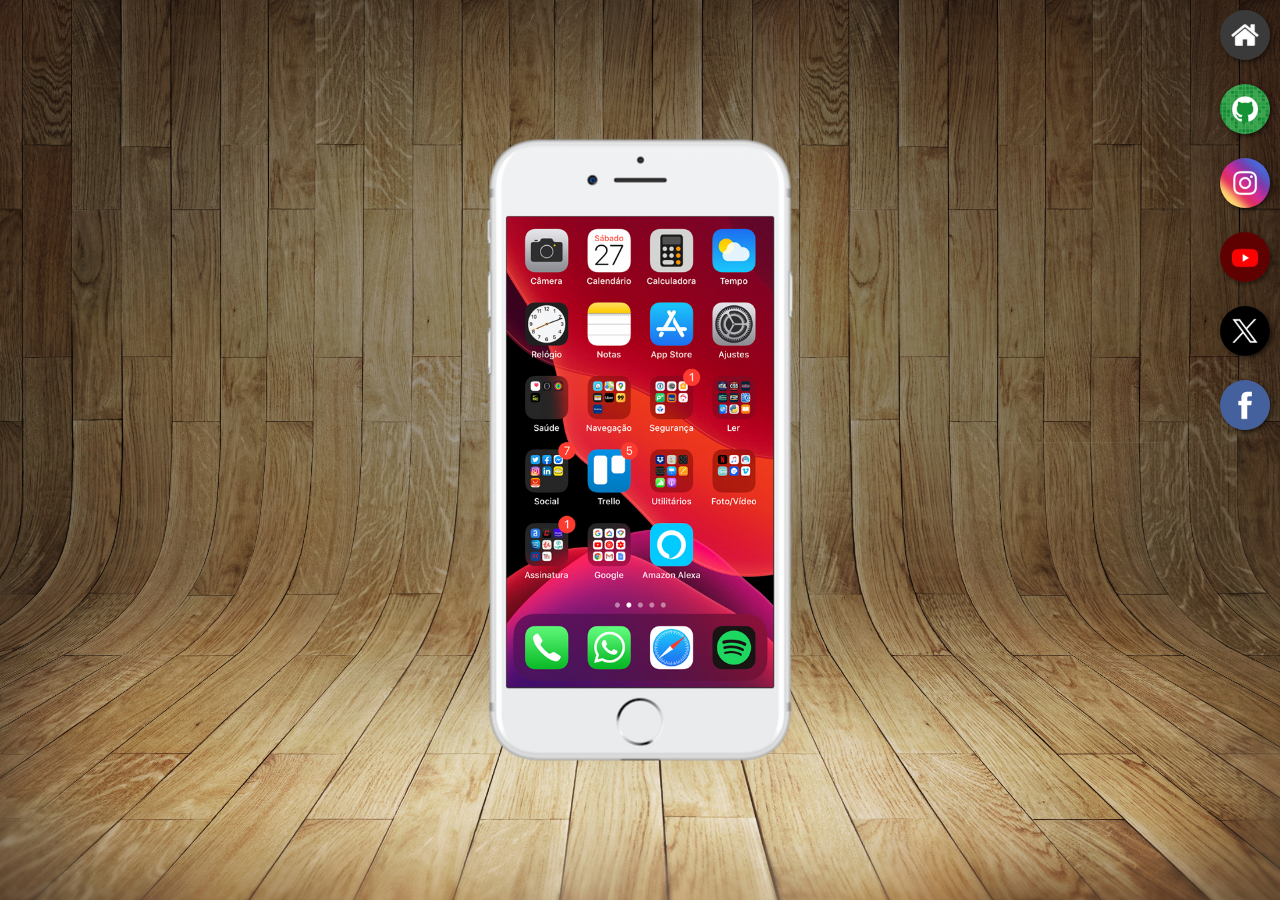
<file: index.html>
<!DOCTYPE html>
<html lang="pt-br">
<head>
    <meta charset="UTF-8">
    <meta name="viewport" content="width=device-width, initial-scale=1.0">
    <link rel="shortcut icon" href="favicon.ico" type="image/x-icon">
    <link rel="stylesheet" href="estilos/style.css">
    <title>Projeto Redes Sociais</title>
</head>
<body>
    <main>
        <section id="telefone">
            <iframe name="tela" id="tela" src="home.html" frameborder="0">
                Seu navegador não é compativel com isso.
            </iframe>
        </section>

        <section id="redes-sociais">
            <a href="home.html" target="tela"><img src="imagens/logo-home.jpg" alt="Home"></a><br>
            <a href="github.html" target="tela"><img src="imagens/logo-github.jpg" alt="GitHub"></a><br>
            <a href="instagram.html" target="tela"><img src="imagens/logo-instagram.jpg" alt="Instagram"></a><br>
            <a href="youtube.html" target="tela"><img src="imagens/logo-youtube.jpg" alt="YouTube"></a><br>
            <a href="x.html" target="tela"><img src="imagens/logo-x.jpg" alt="X"></a><br>
            <a href="facebook.html" target="tela"><img src="imagens/logo-facebook.jpg" alt="Facebook"></a>
        </section>
    </main>
</body>
</html>
</file>
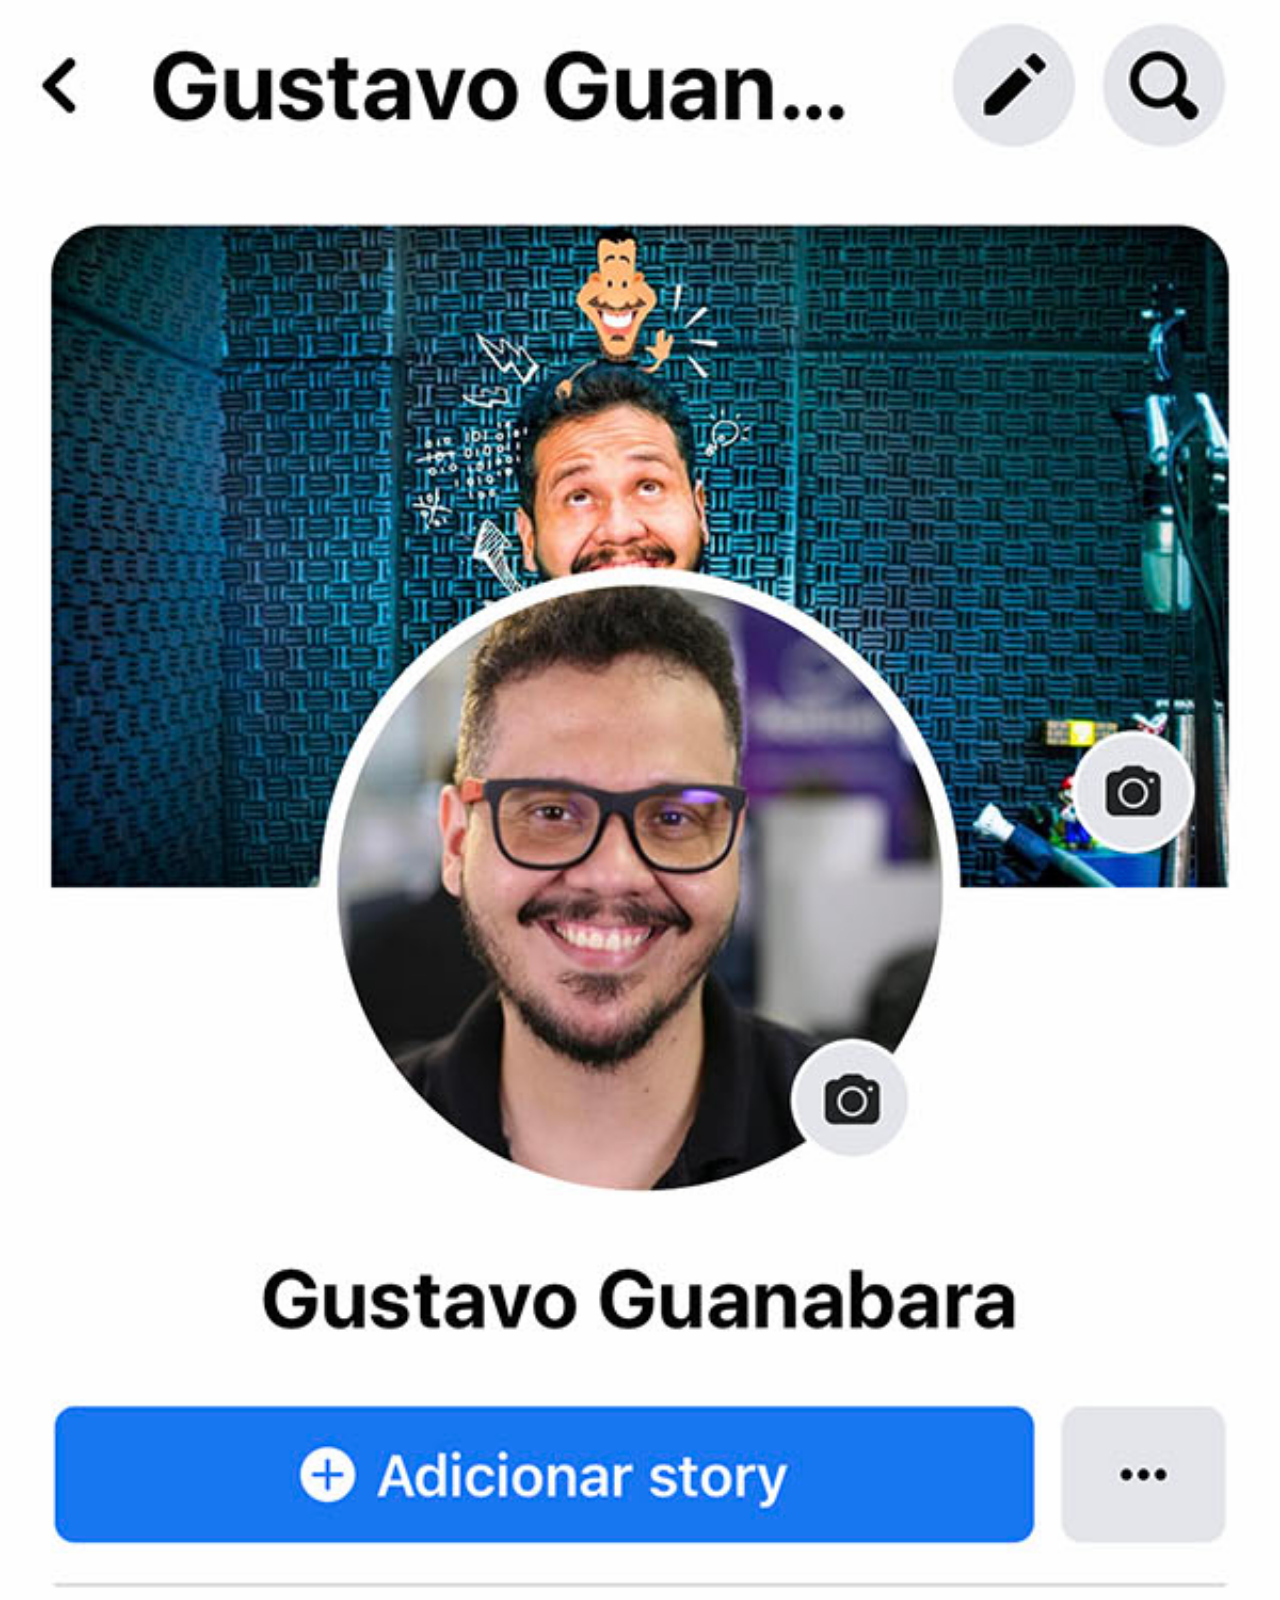
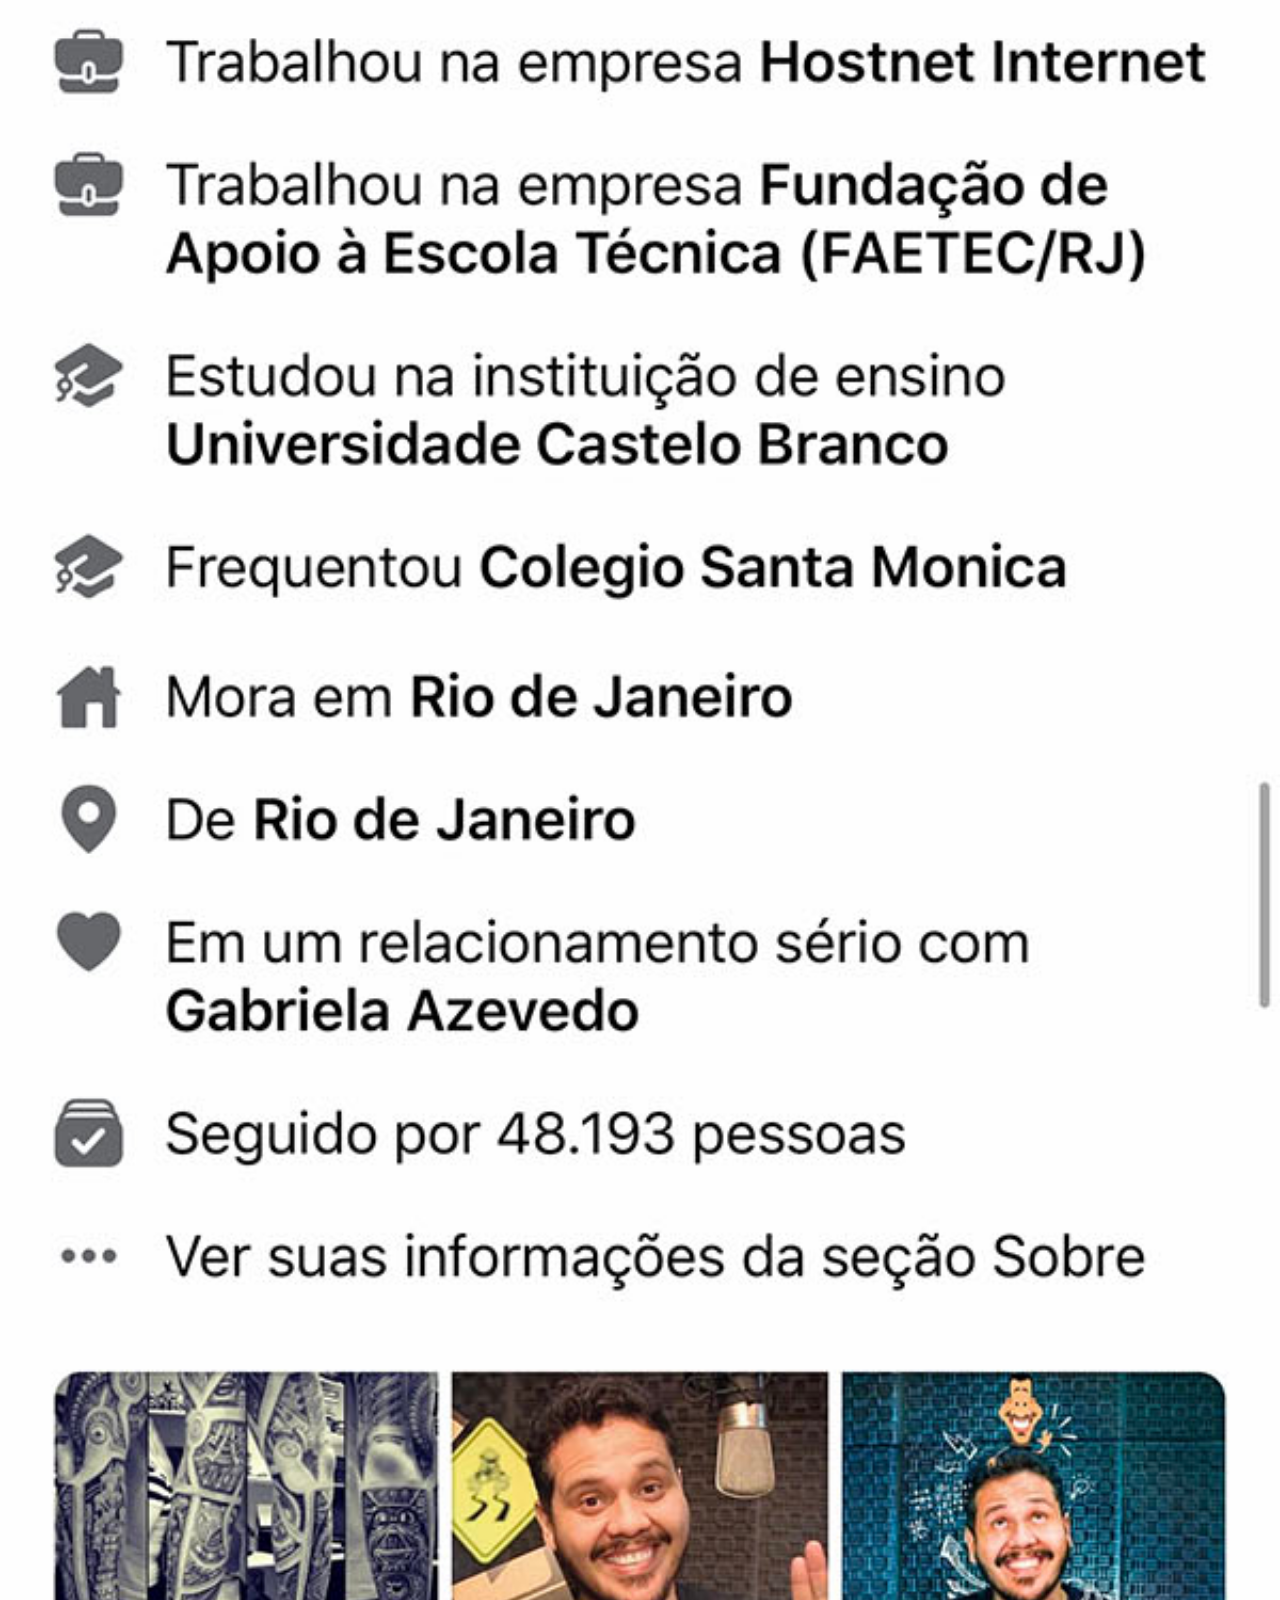
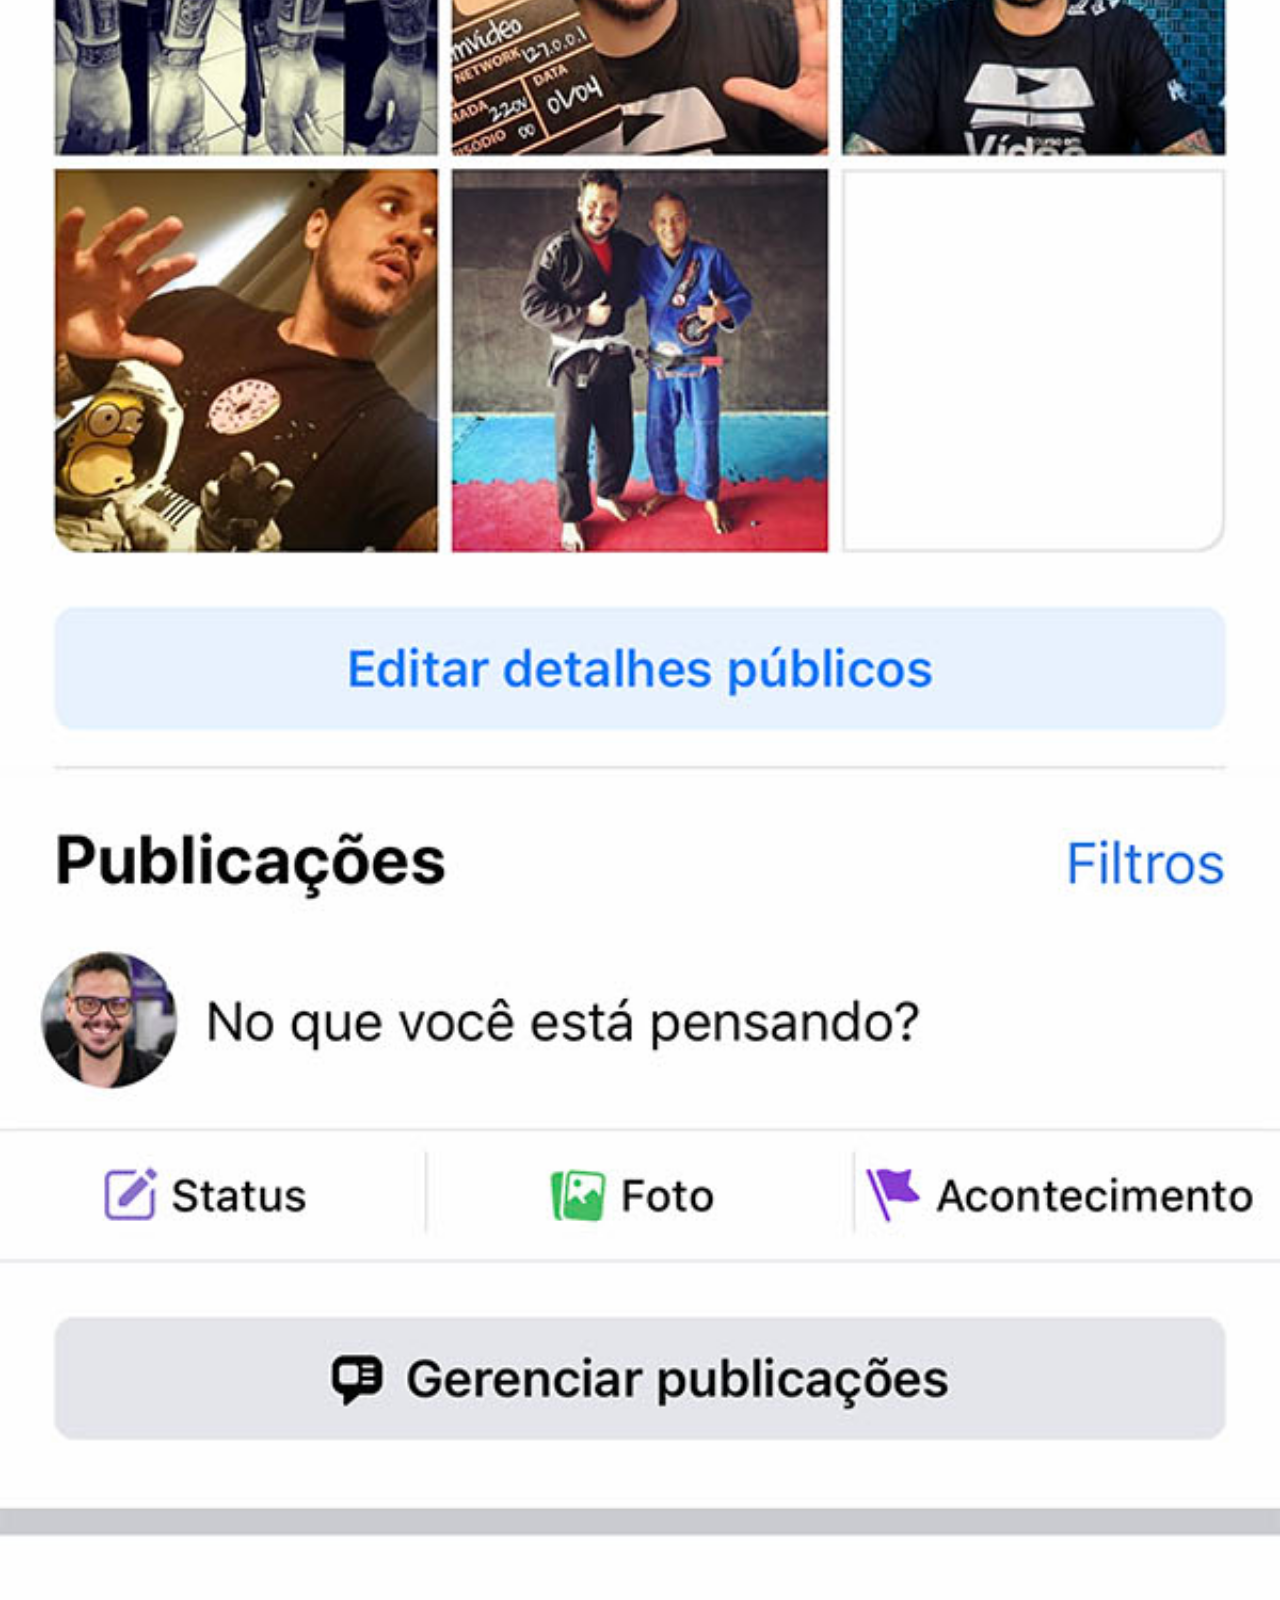
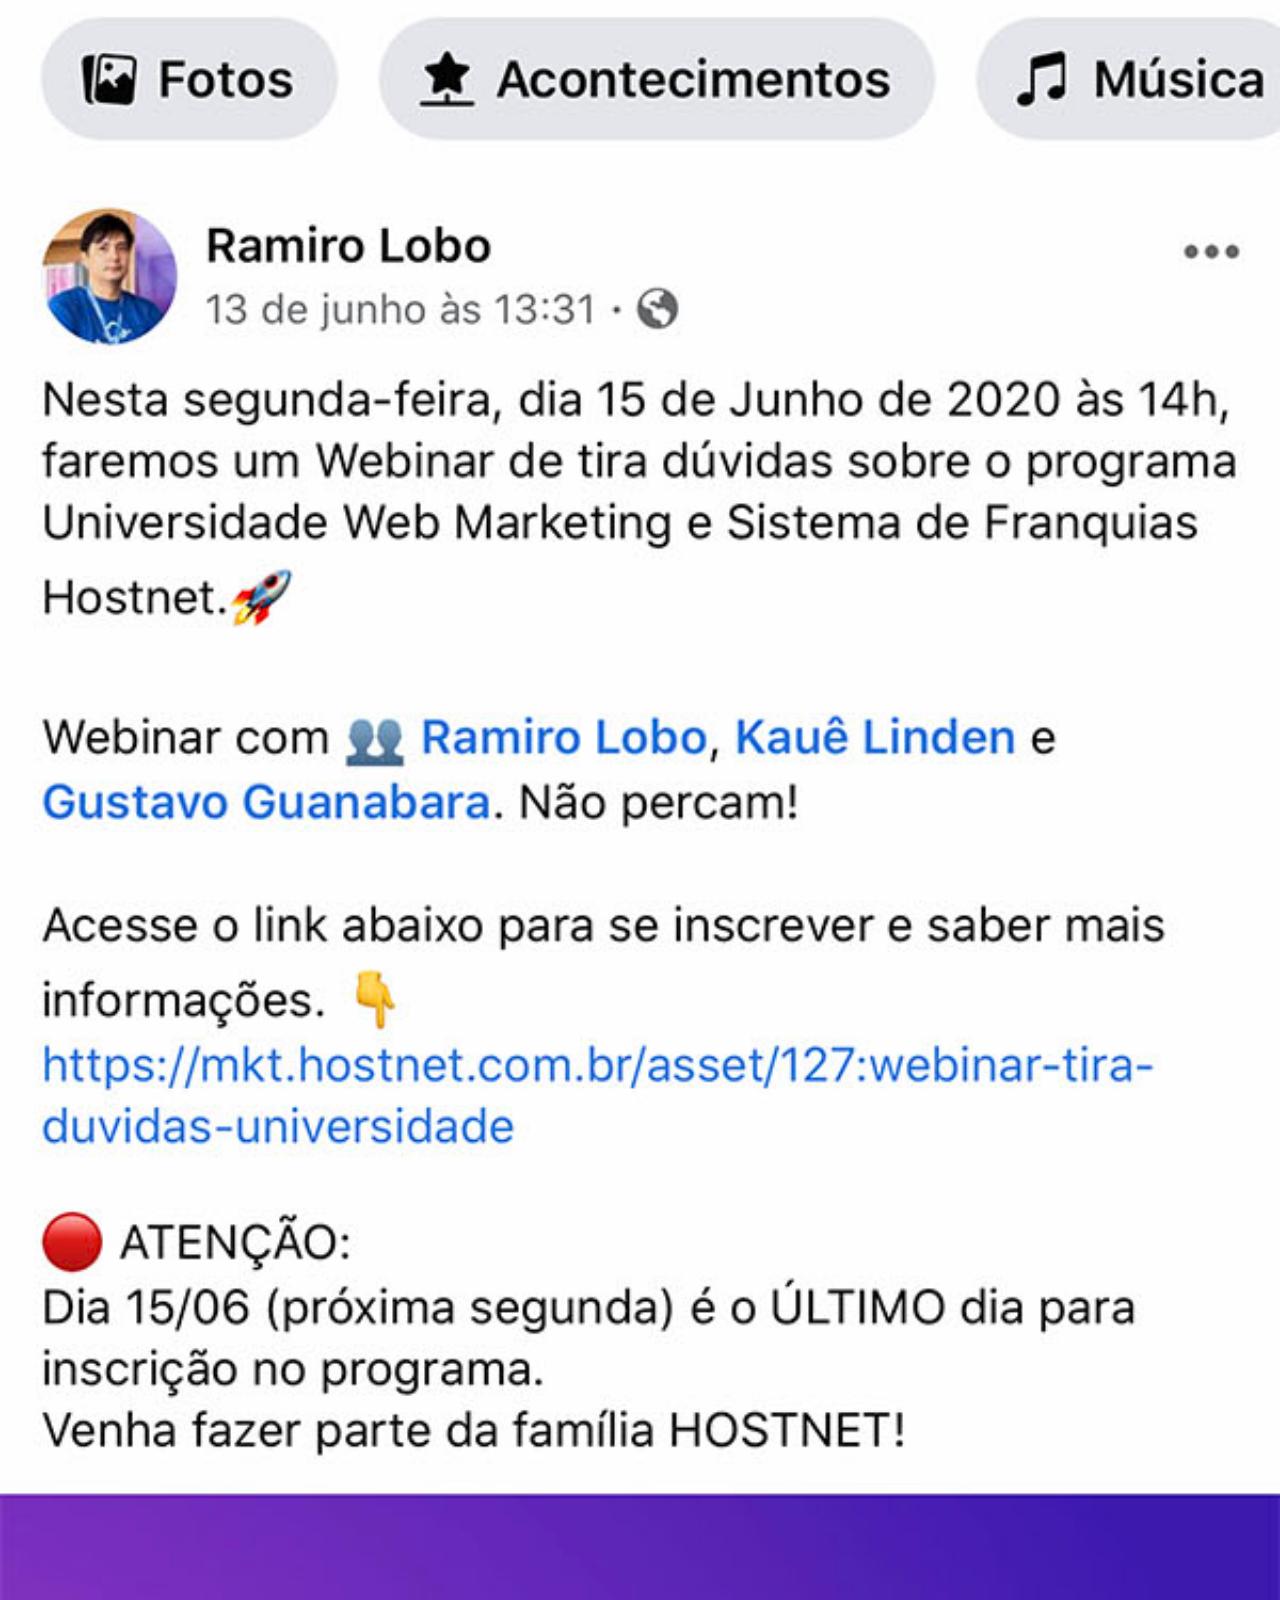
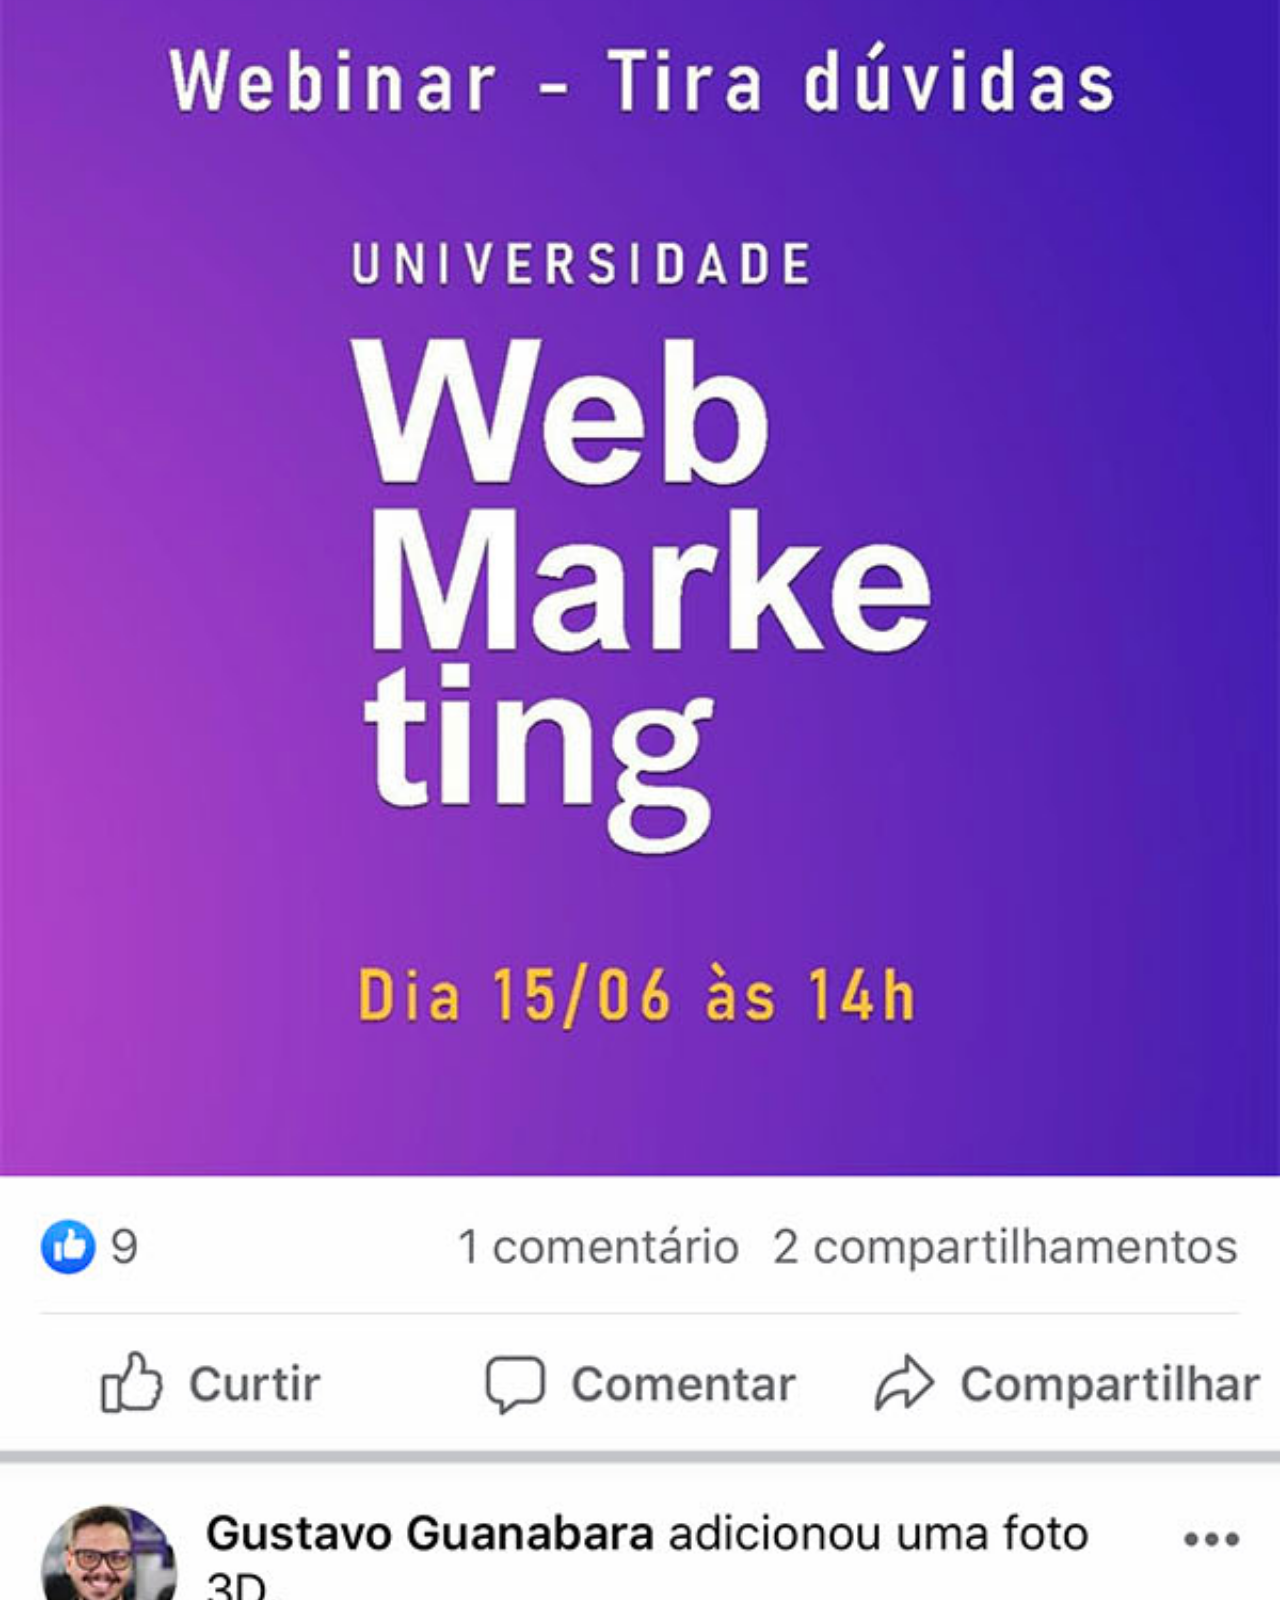
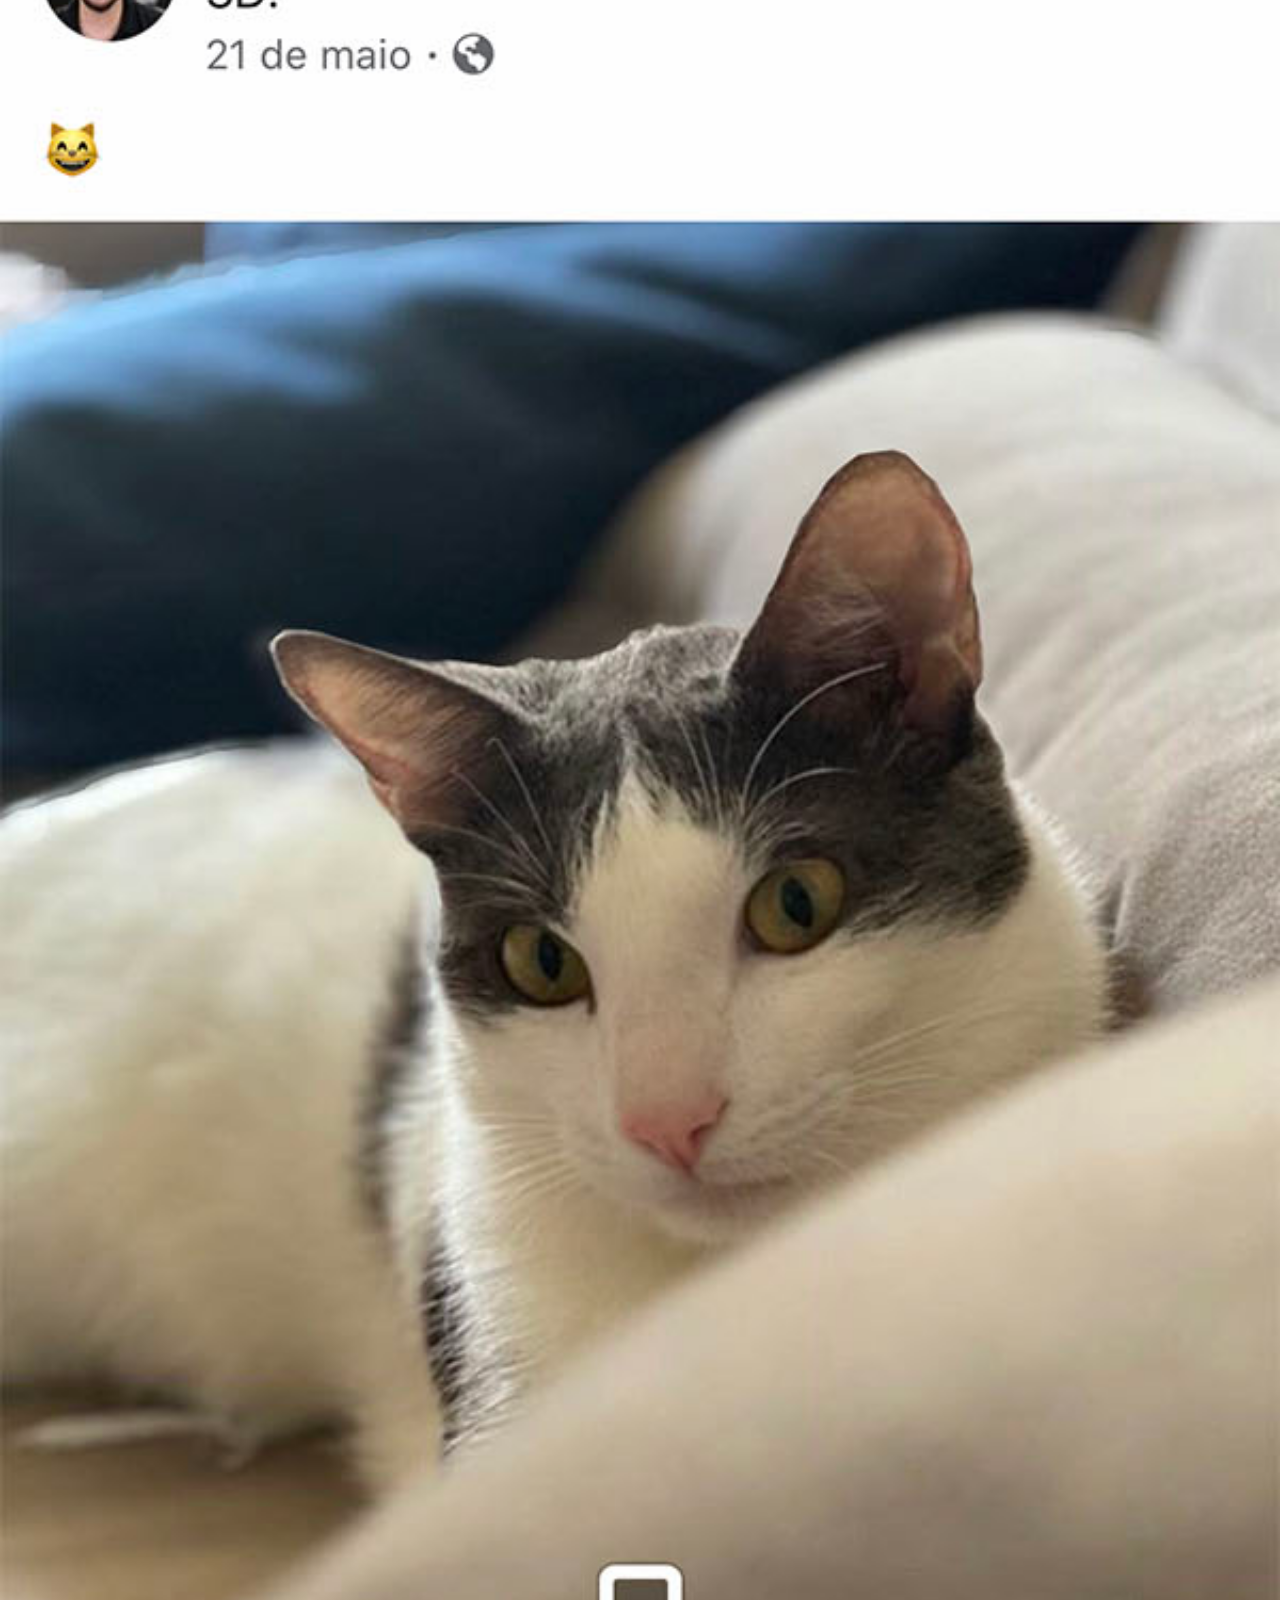
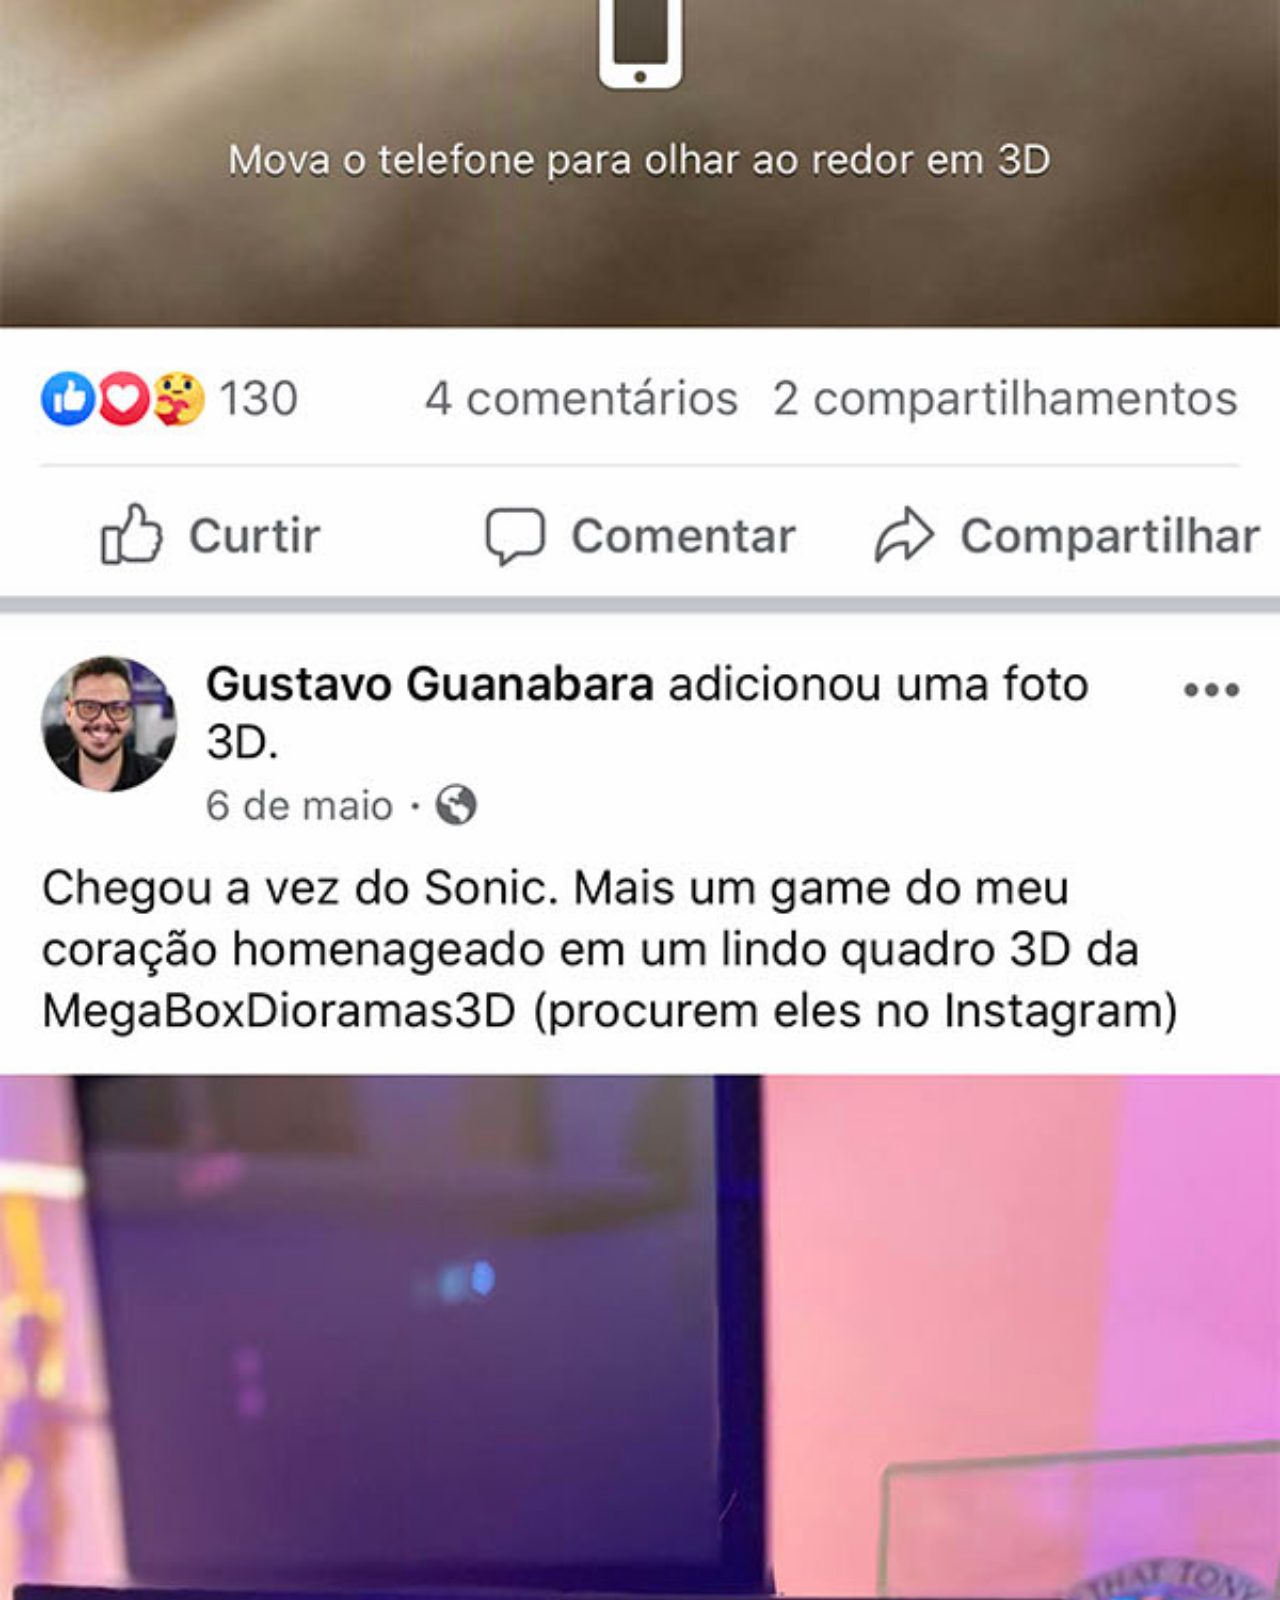
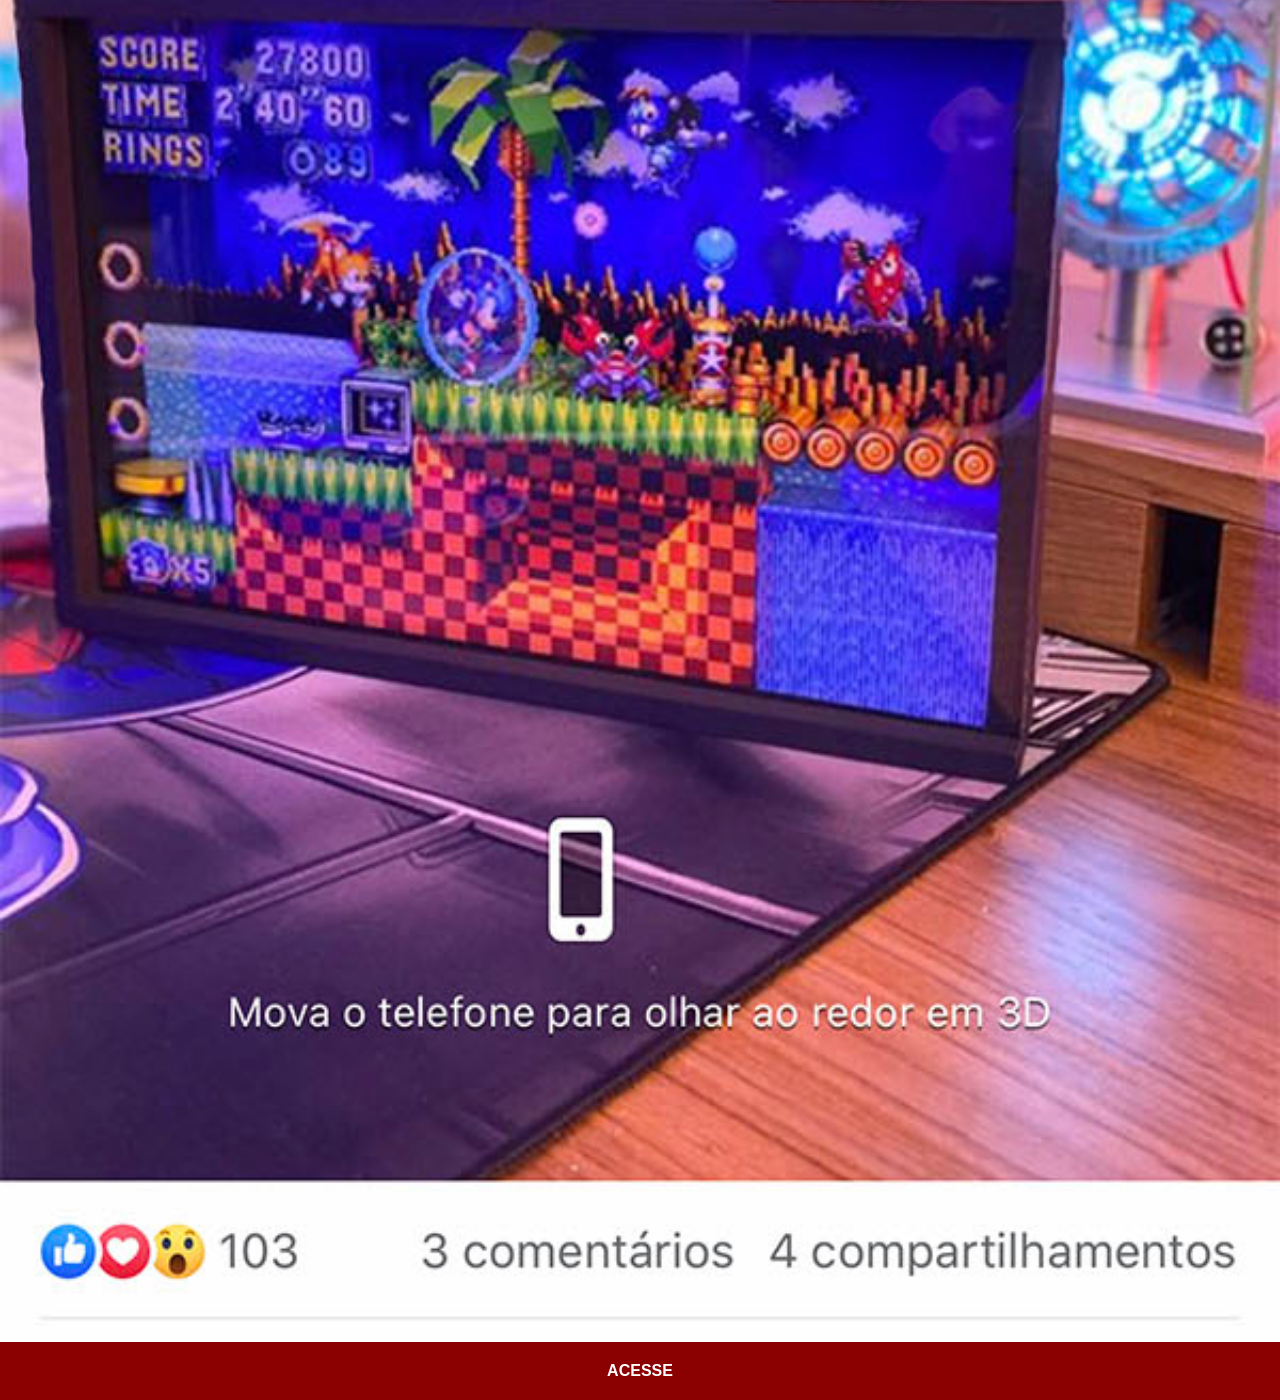
<file: facebook.html>
<!DOCTYPE html>
<html lang="en">
<head>
    <meta charset="UTF-8">
    <meta name="viewport" content="width=device-width, initial-scale=1.0">
    <title>Facebook</title>
    <link rel="stylesheet" href="estilos/social.css">
</head>
<body>
    <img src="imagens/tela-facebook.jpg" alt="Facebook">
    <a href="https://www.facebook.com/" target="_blank">ACESSE</a>
</body>
</html>
</file>
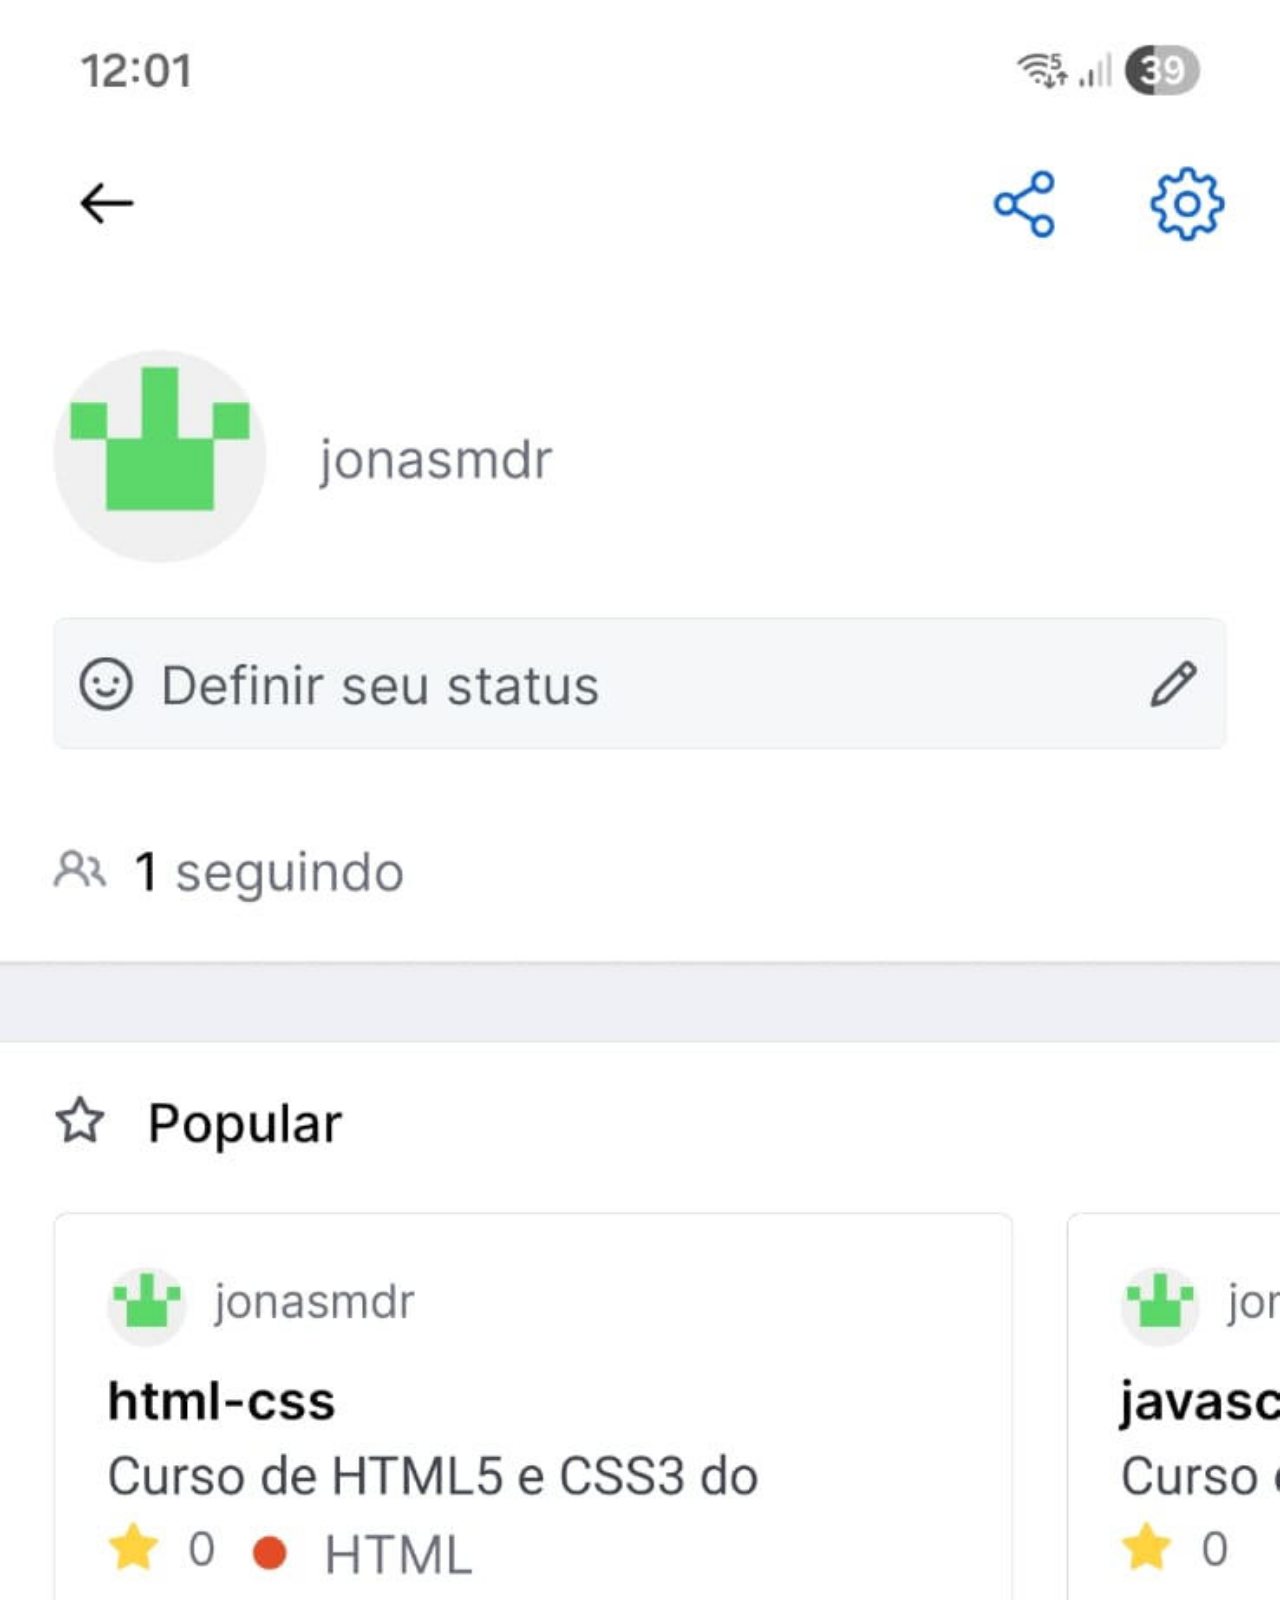
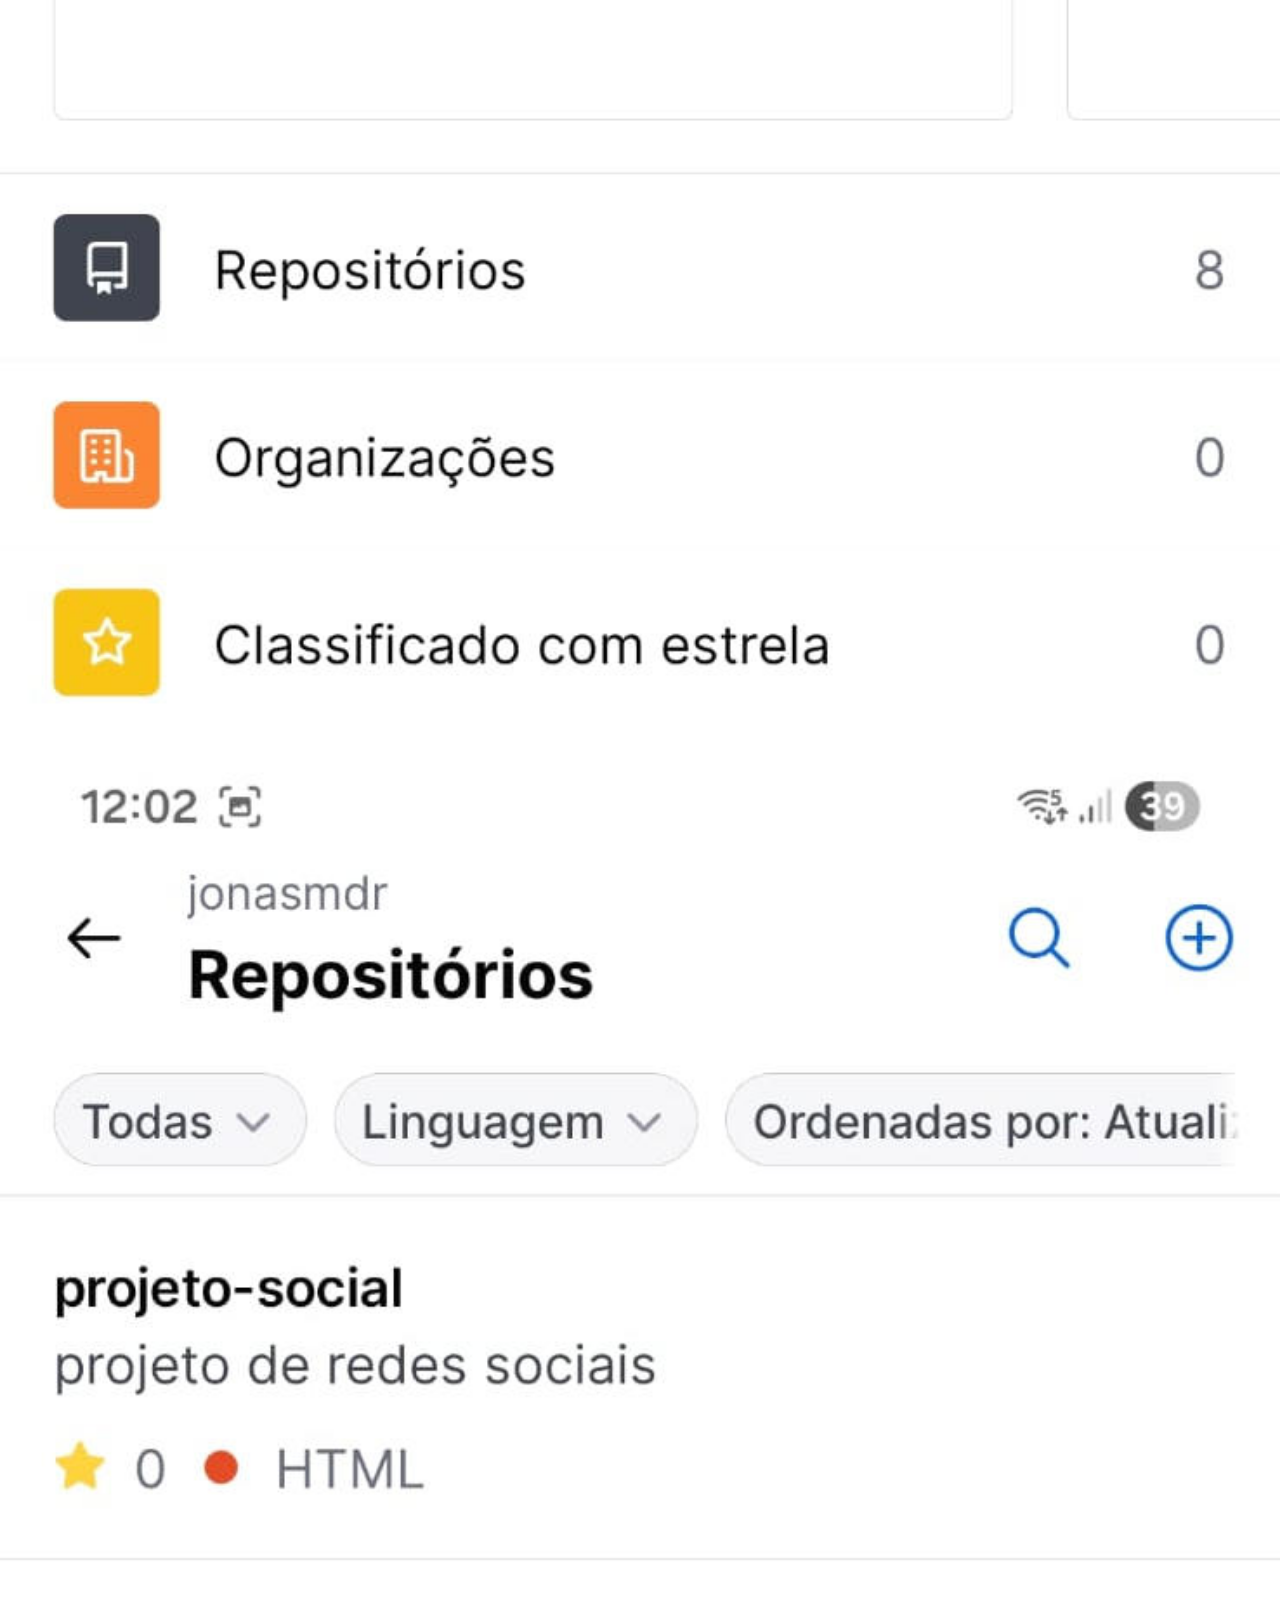
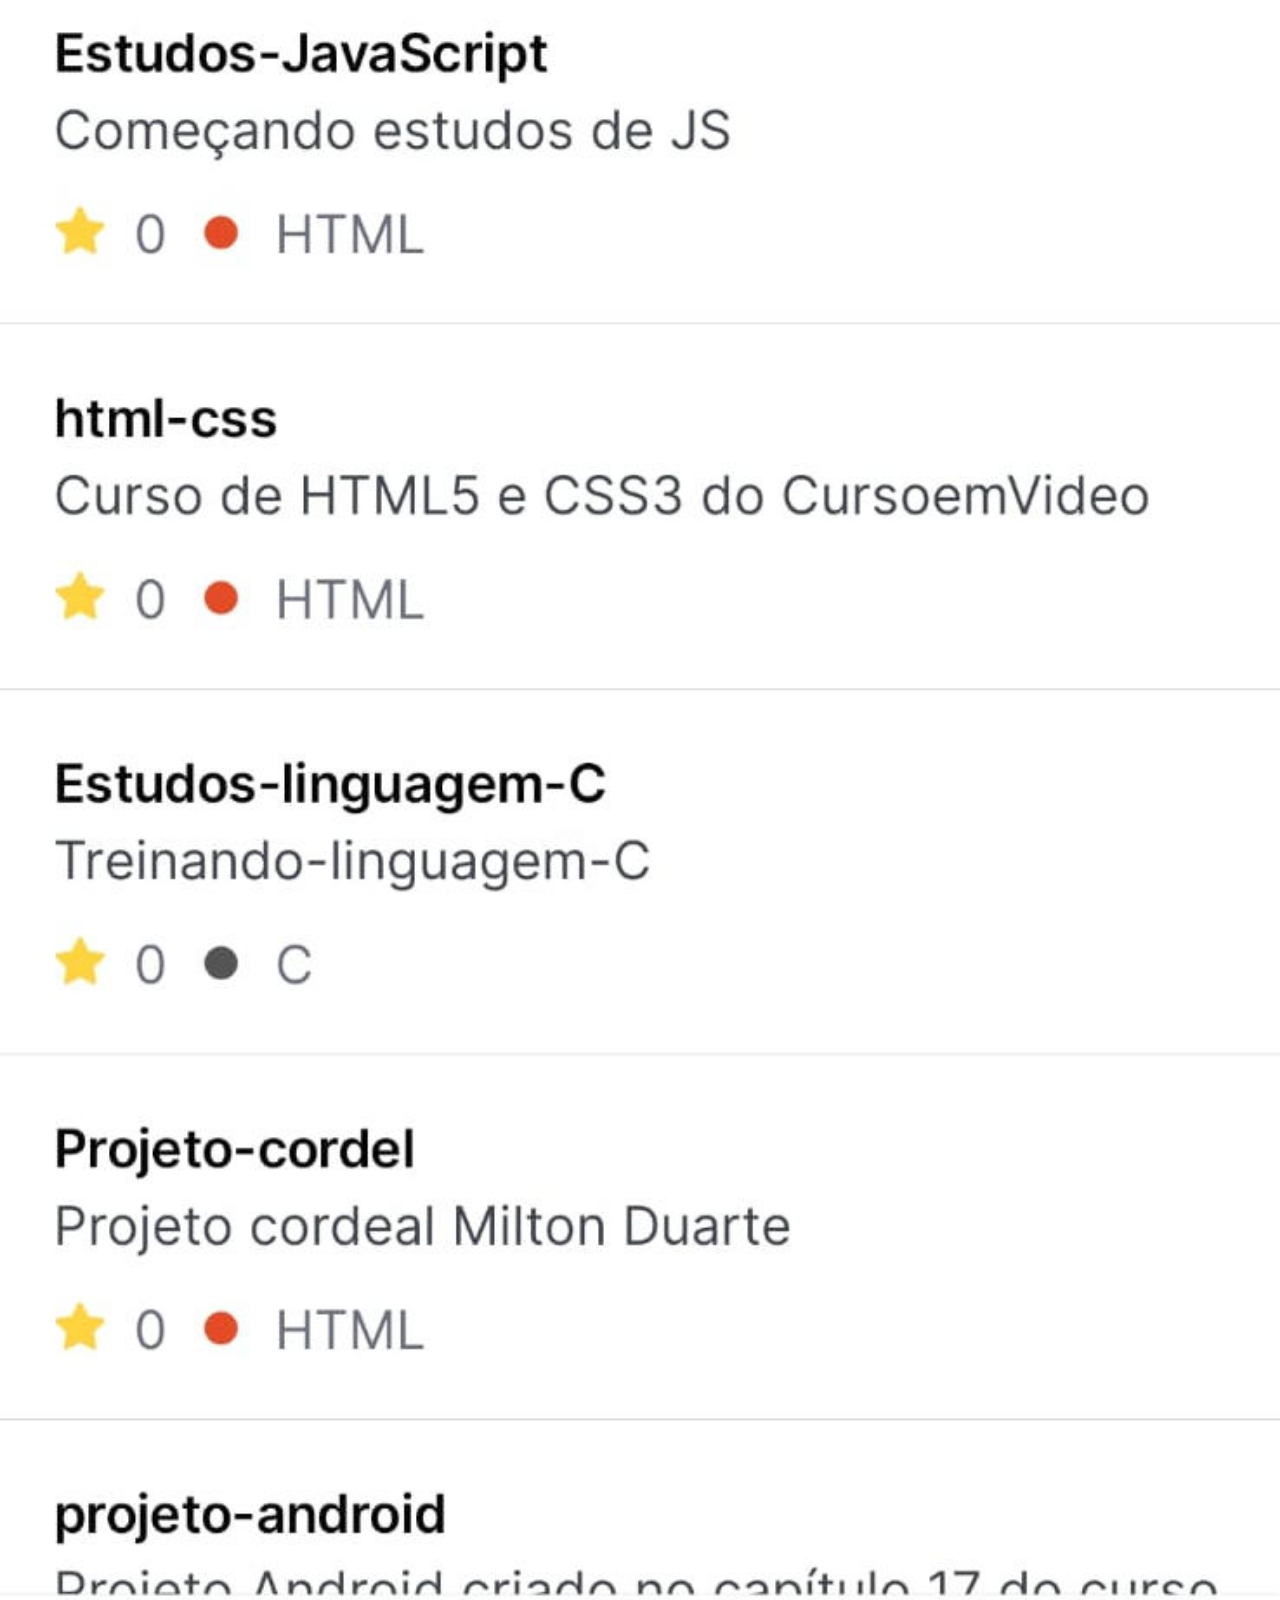
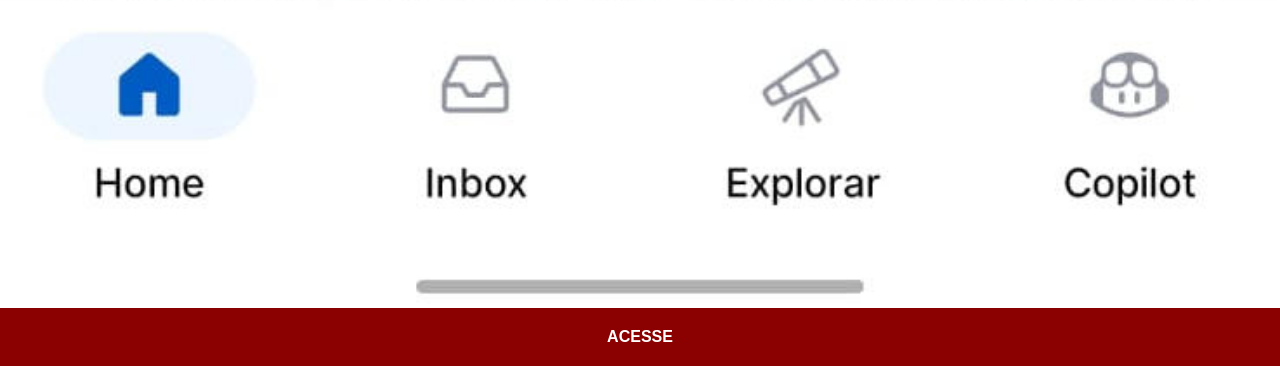
<file: github.html>
<!DOCTYPE html>
<html lang="en">
<head>
    <meta charset="UTF-8">
    <meta name="viewport" content="width=device-width, initial-scale=1.0">
    <title>GitHub</title>
    <link rel="stylesheet" href="estilos/social.css">
</head>
<body>
    <img src="imagens/tela-github.jpg" alt="GitHub">
    <a href="https://www.github.com/" target="_blank">ACESSE</a>
</body>
</html>
</file>
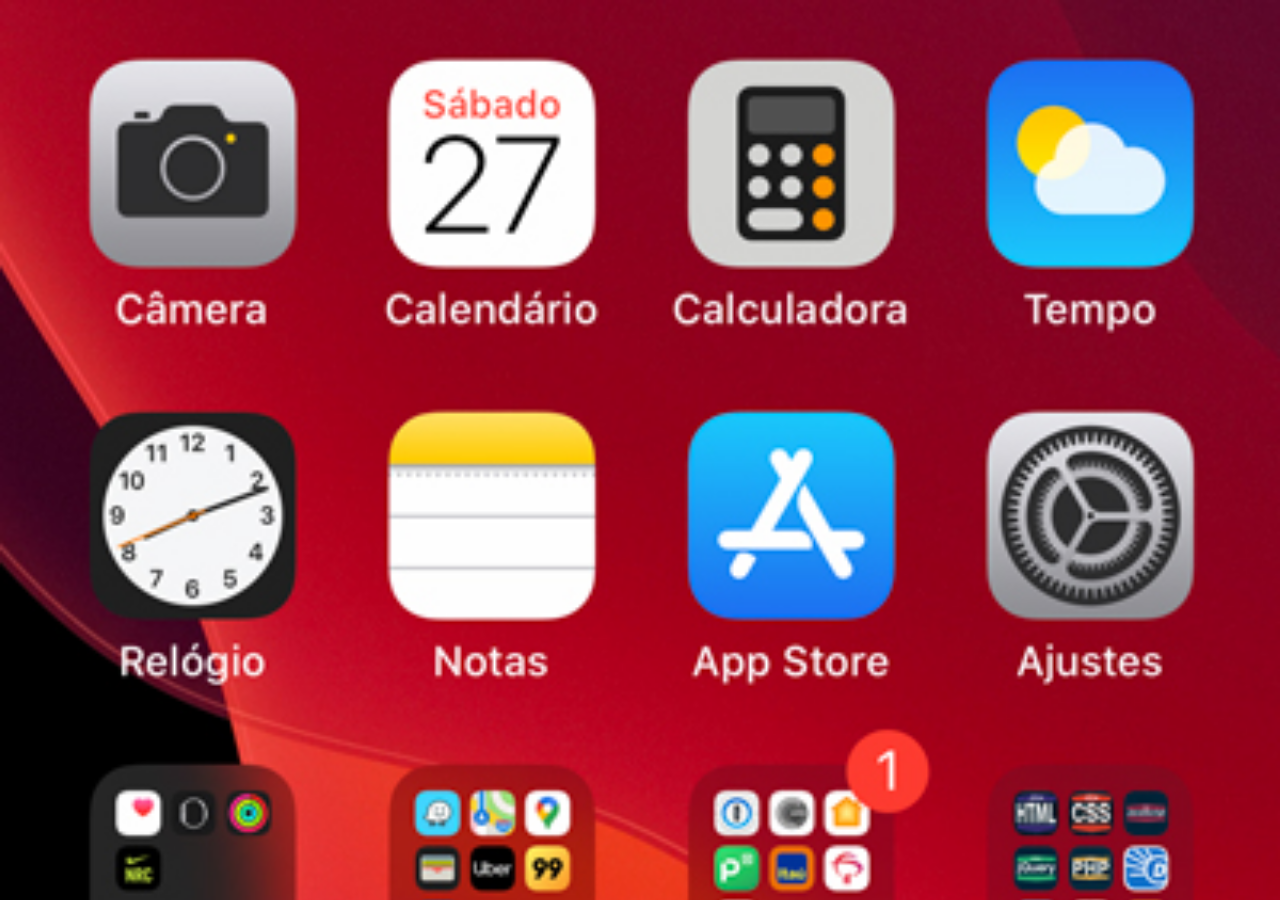
<file: home.html>
<!DOCTYPE html>
<html lang="pt-br">
<head>
    <meta charset="UTF-8">
    <meta name="viewport" content="width=device-width, initial-scale=1.0">
    <title>Home</title>
</head>
<style>
    * {
        margin: 0px;
        padding: 0px;
    }

    body {
        width: 100vw;
        height: 100vh;
        background: black url('imagens/tela-home.jpg')no-repeat top center;
        background-size: cover;
    }
</style>
<body>
    
</body>
</html>
</file>
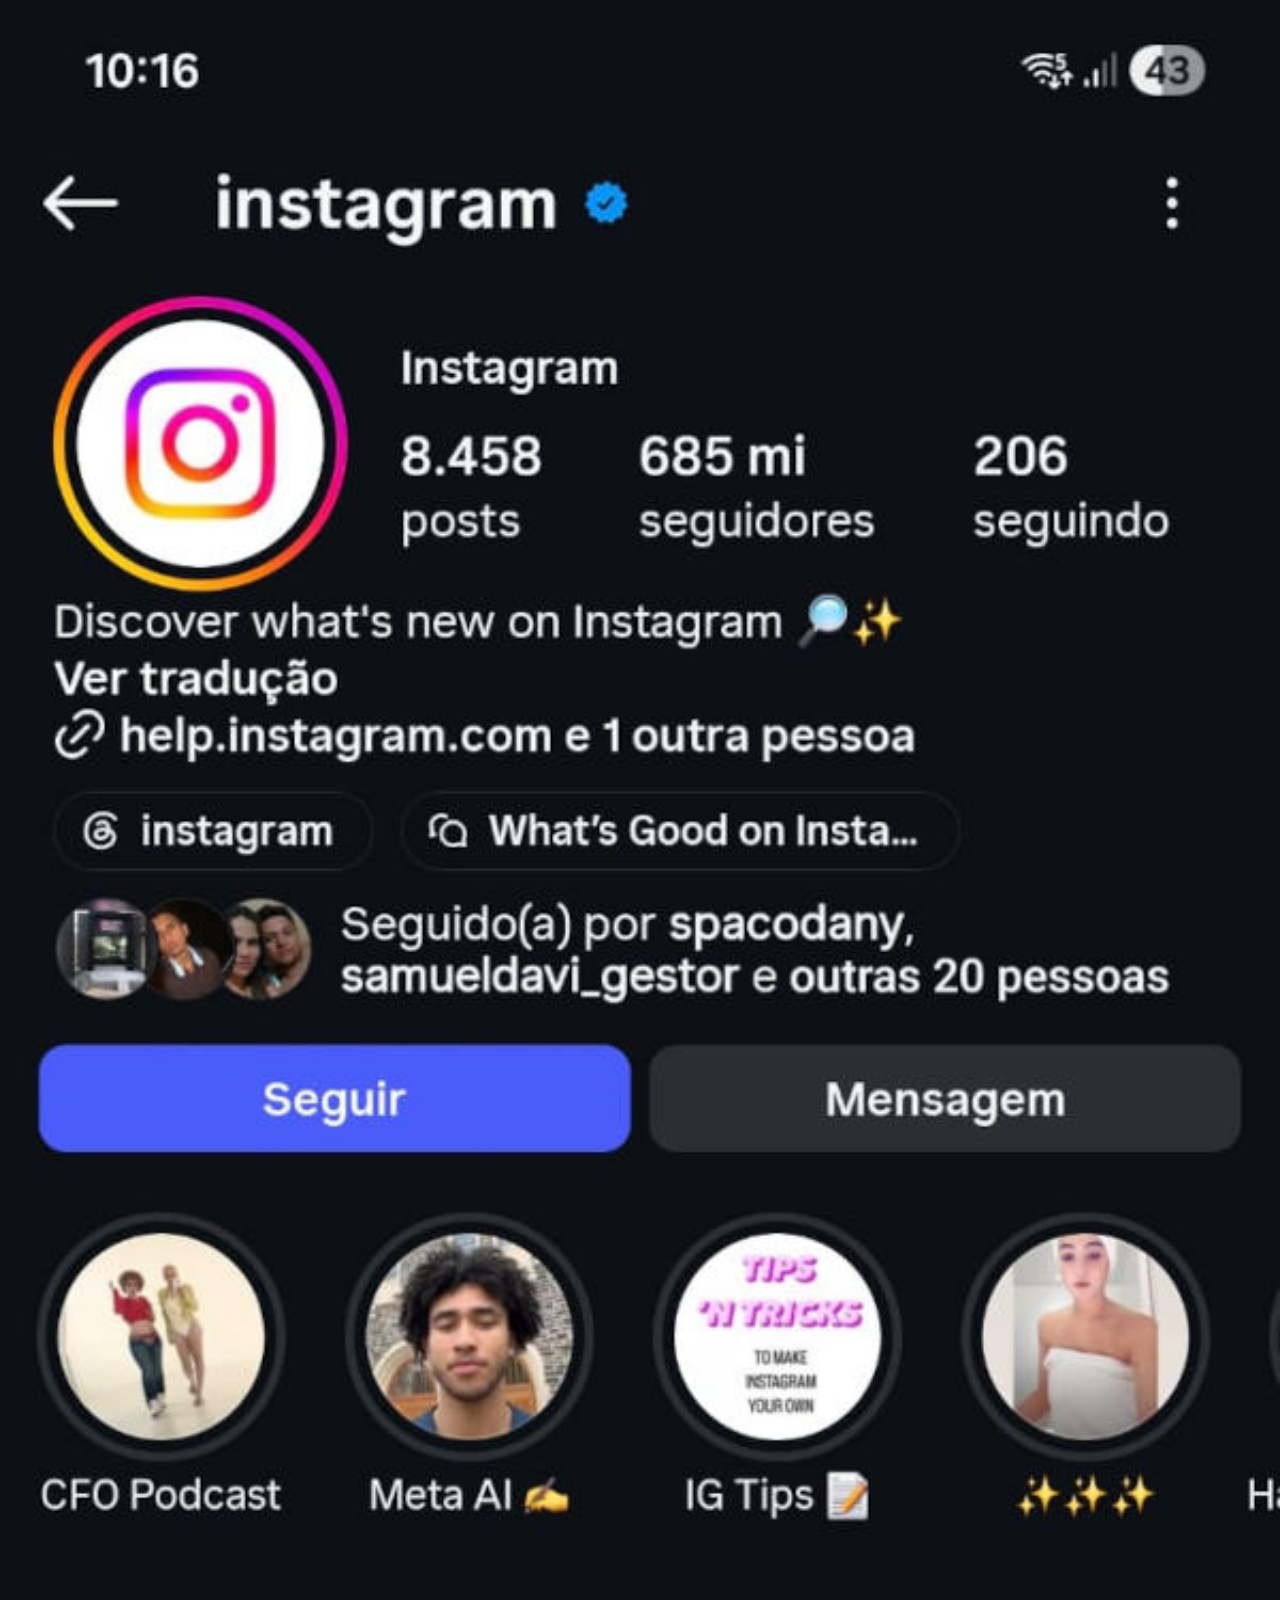
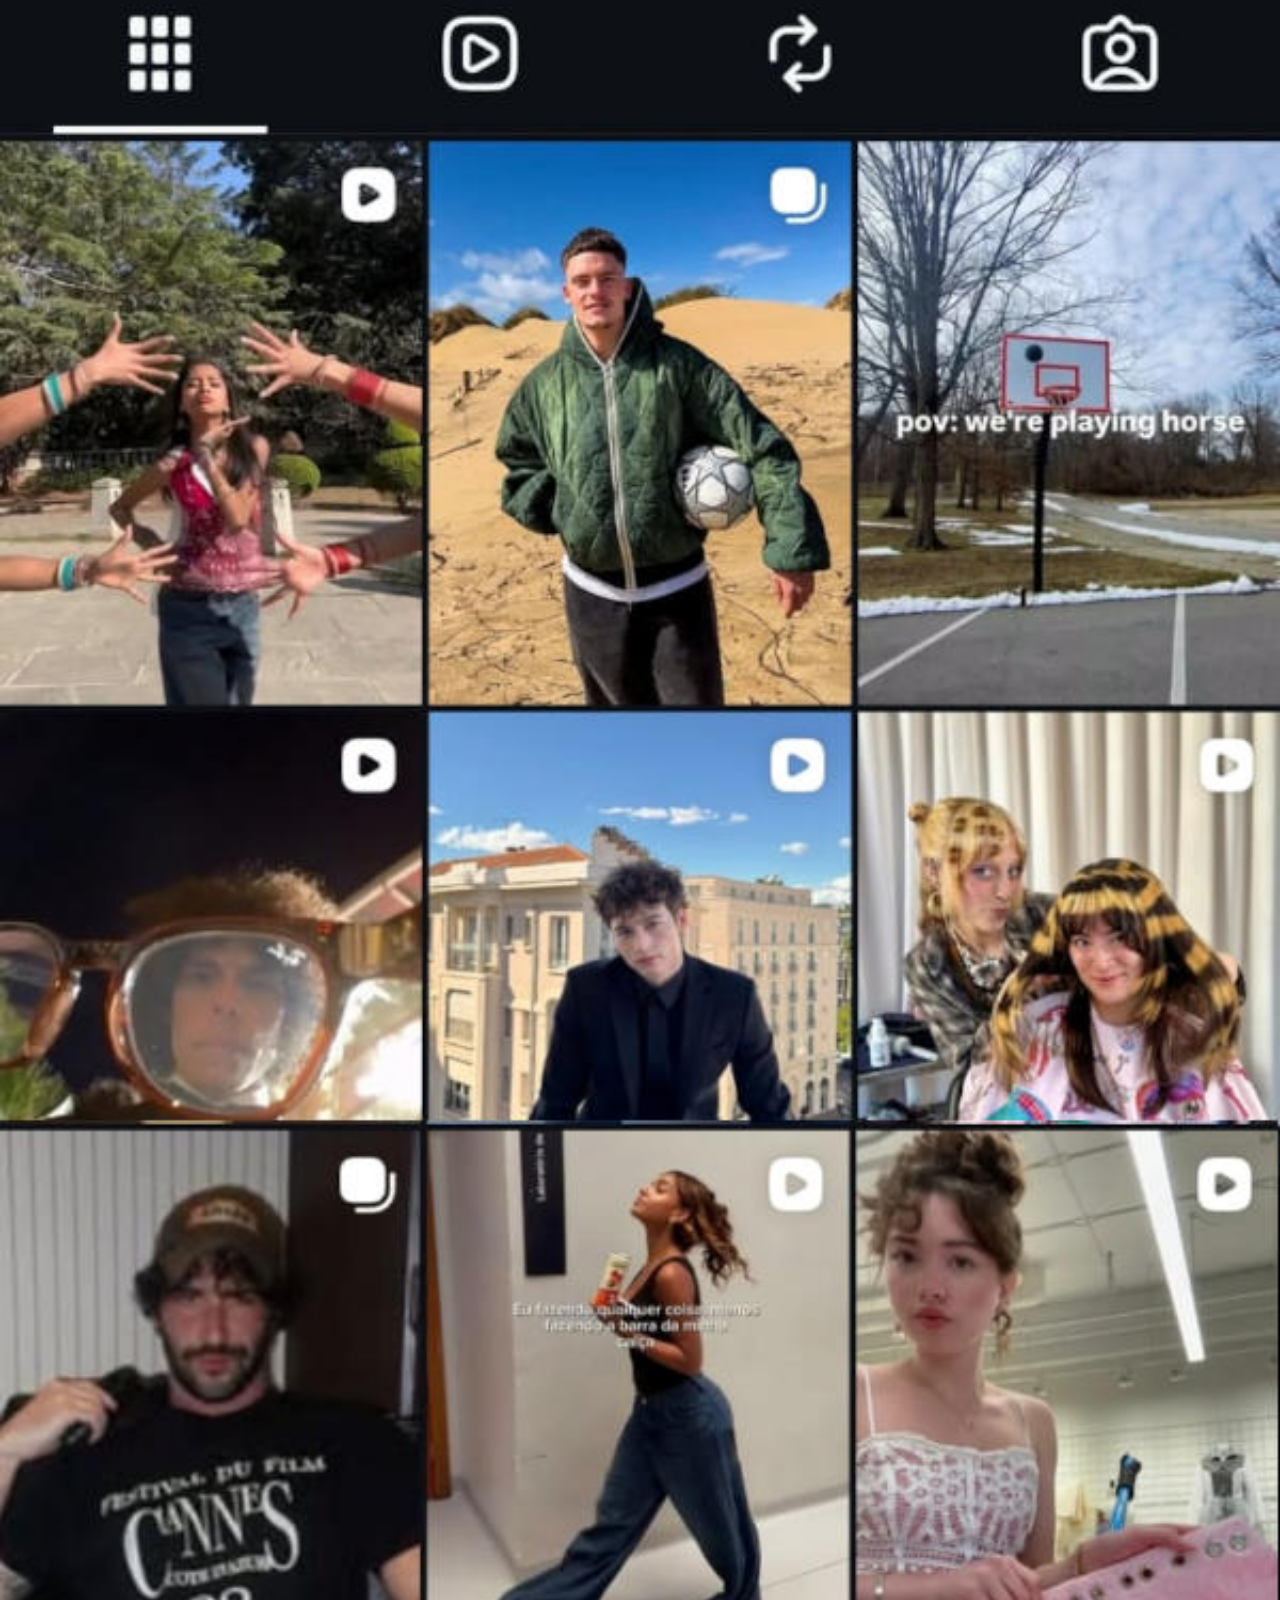
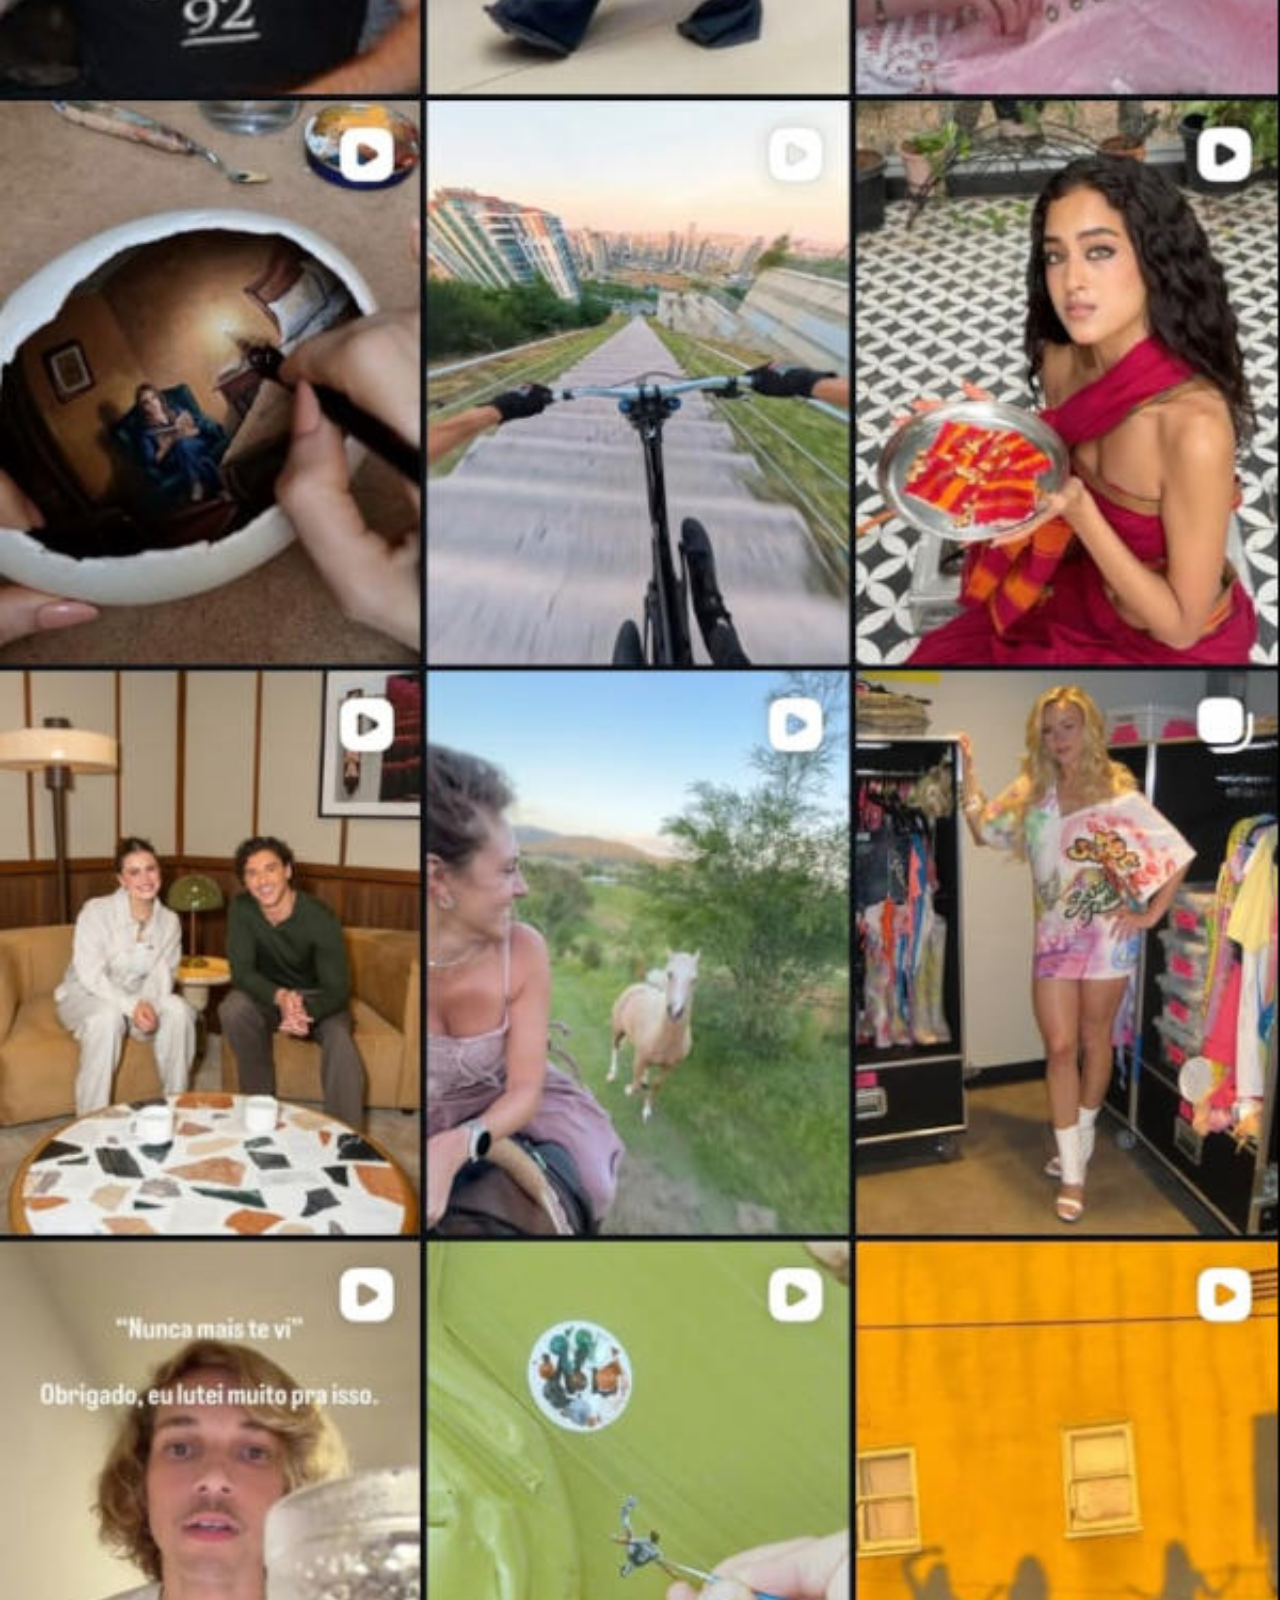
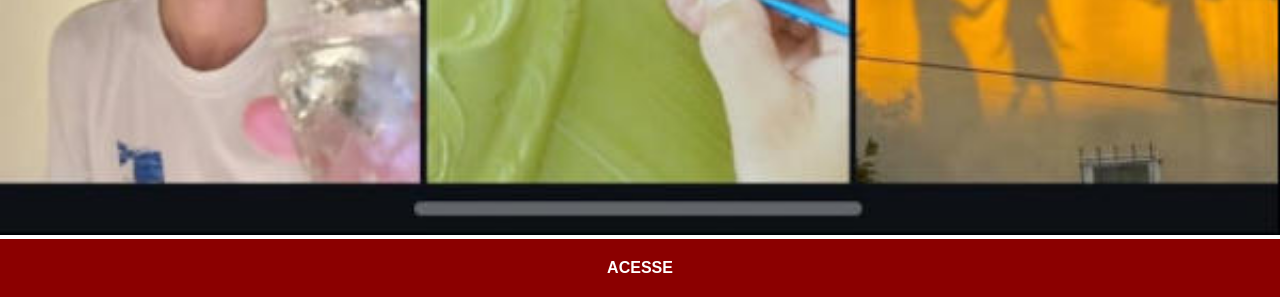
<file: instagram.html>
<!DOCTYPE html>
<html lang="pt-br">
<head>
    <meta charset="UTF-8">
    <meta name="viewport" content="width=device-width, initial-scale=1.0">
    <title>Instagram</title>
    <link rel="stylesheet" href="estilos/social.css">
</head>
<body>
    <img src="imagens/tela-instagram.jpg" alt="Instagram">
    <a href="https://www.instagram.com/" target="_blank">ACESSE</a>
</body>
</html>
</file>
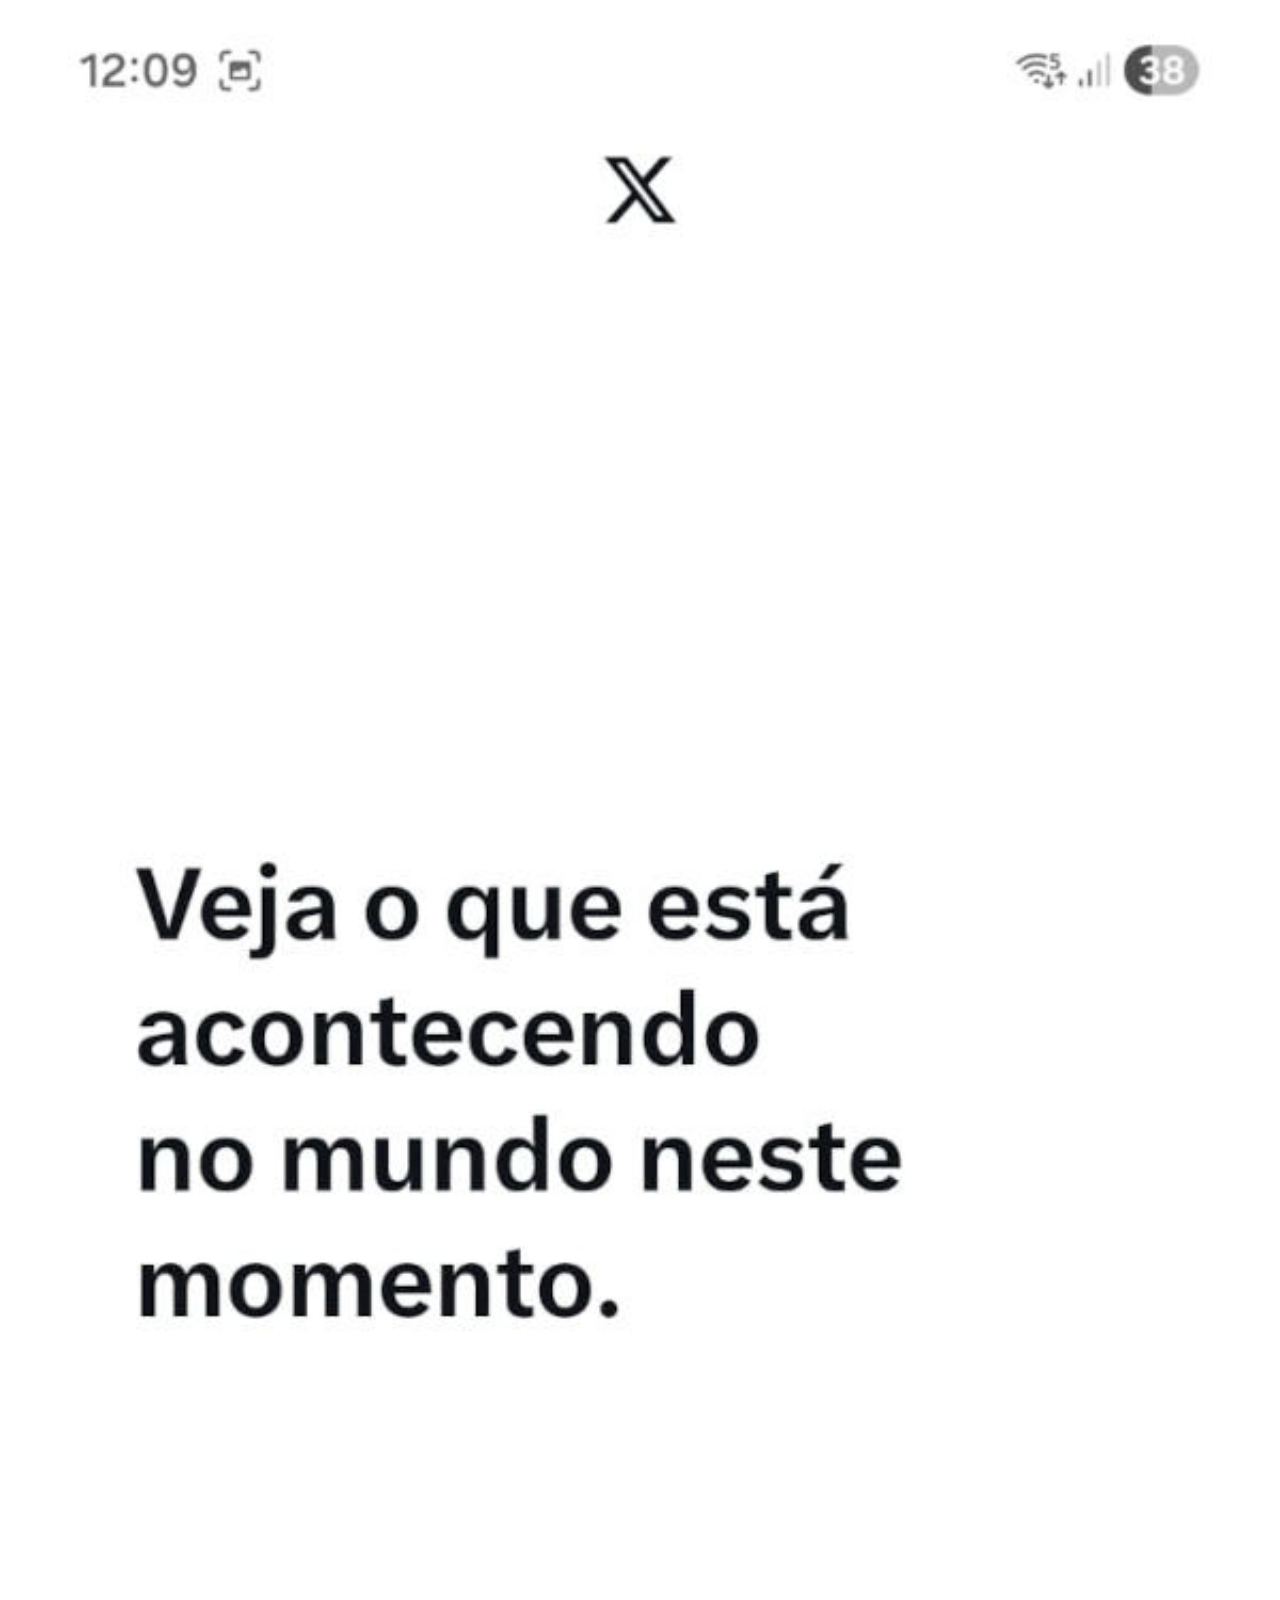
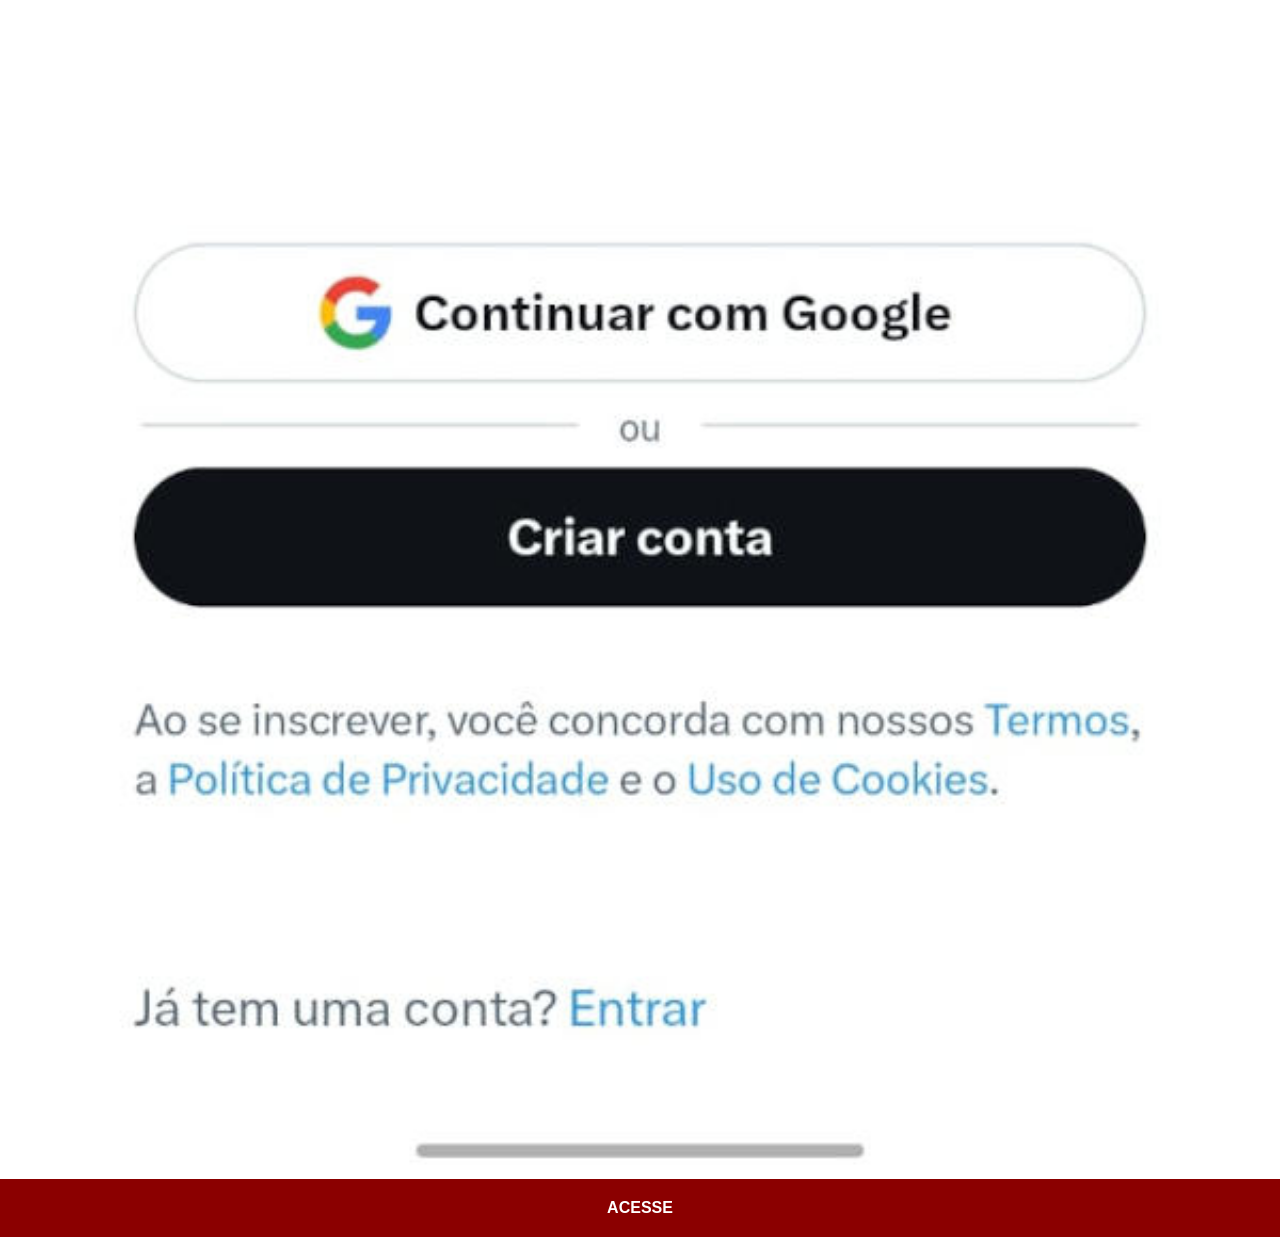
<file: x.html>
<!DOCTYPE html>
<html lang="pt-br">
<head>
    <meta charset="UTF-8">
    <meta name="viewport" content="width=device-width, initial-scale=1.0">
    <title>X</title>
    <link rel="stylesheet" href="estilos/social.css">
</head>
<body>
    <img src="imagens/tela-twitter.jpg" alt="X">
    <a href="https://www.x.com/" target="_blank">ACESSE</a>
</body>
</html>
</file>
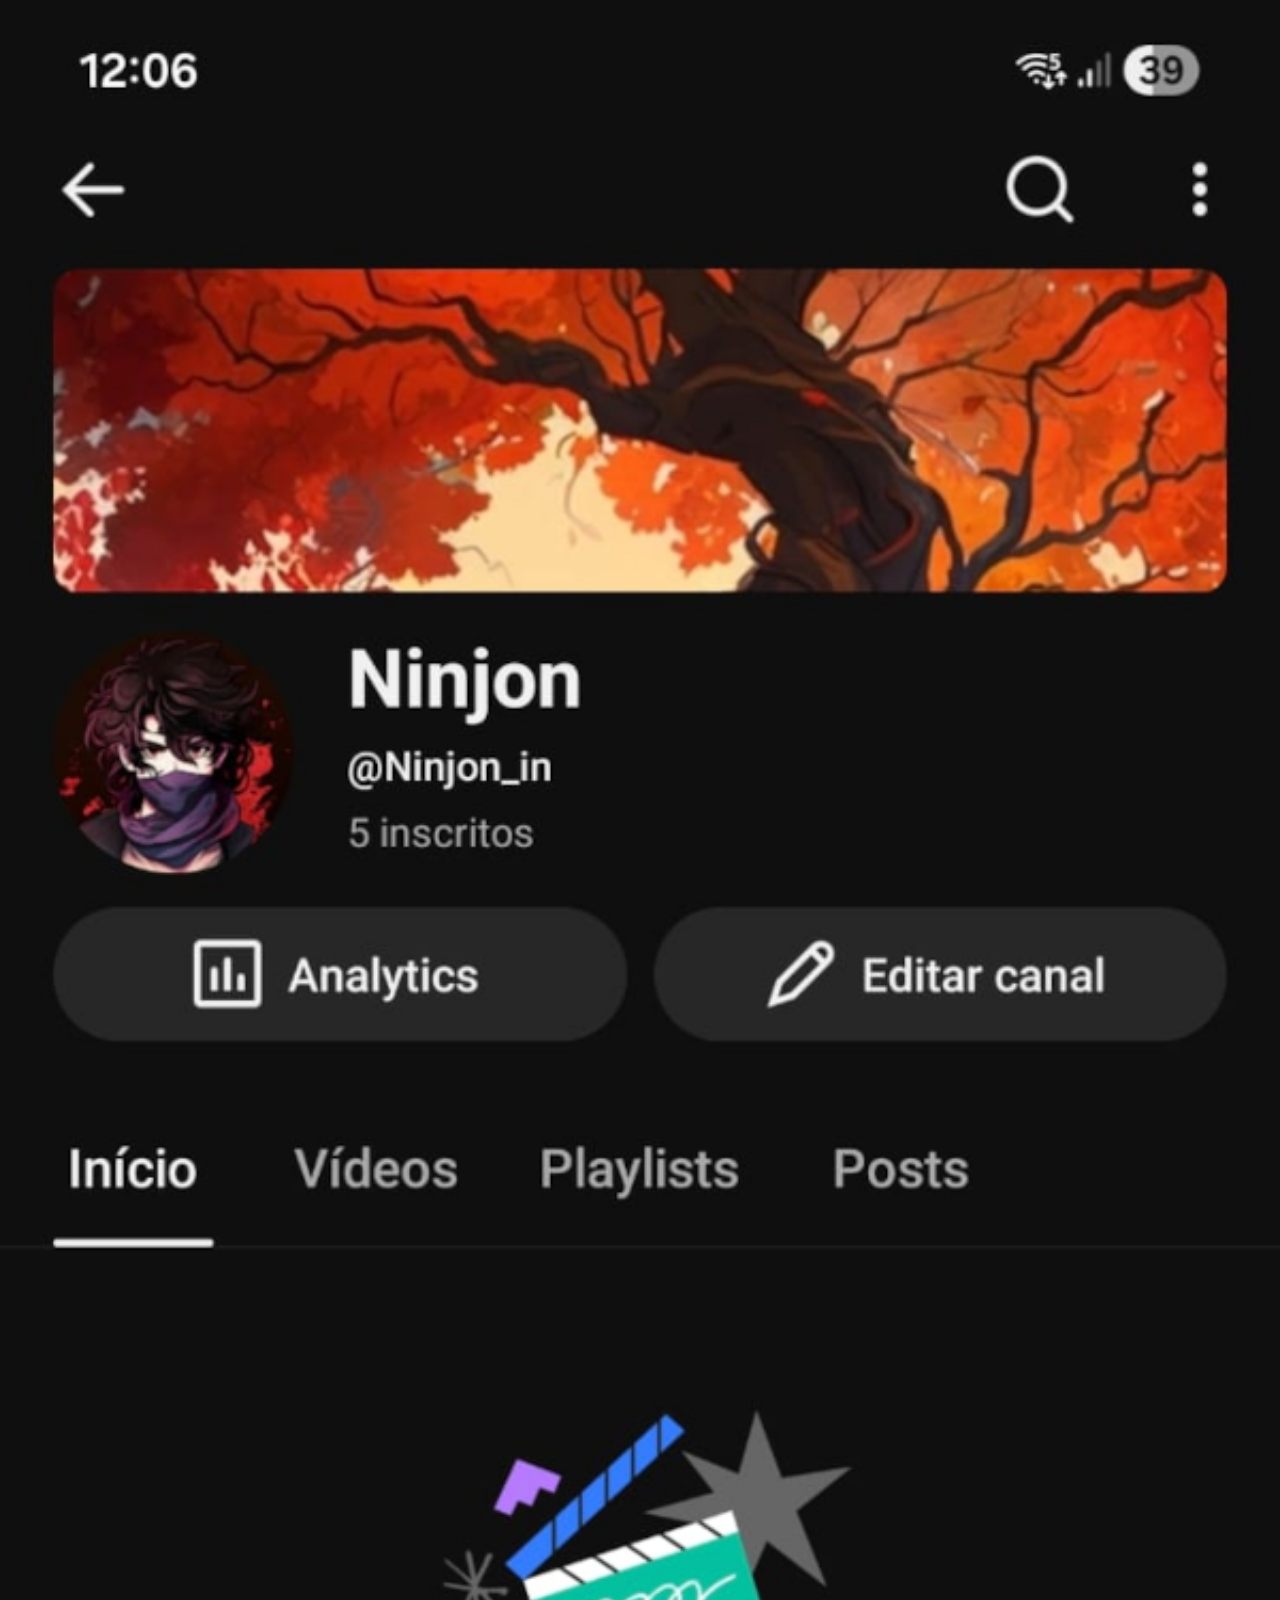
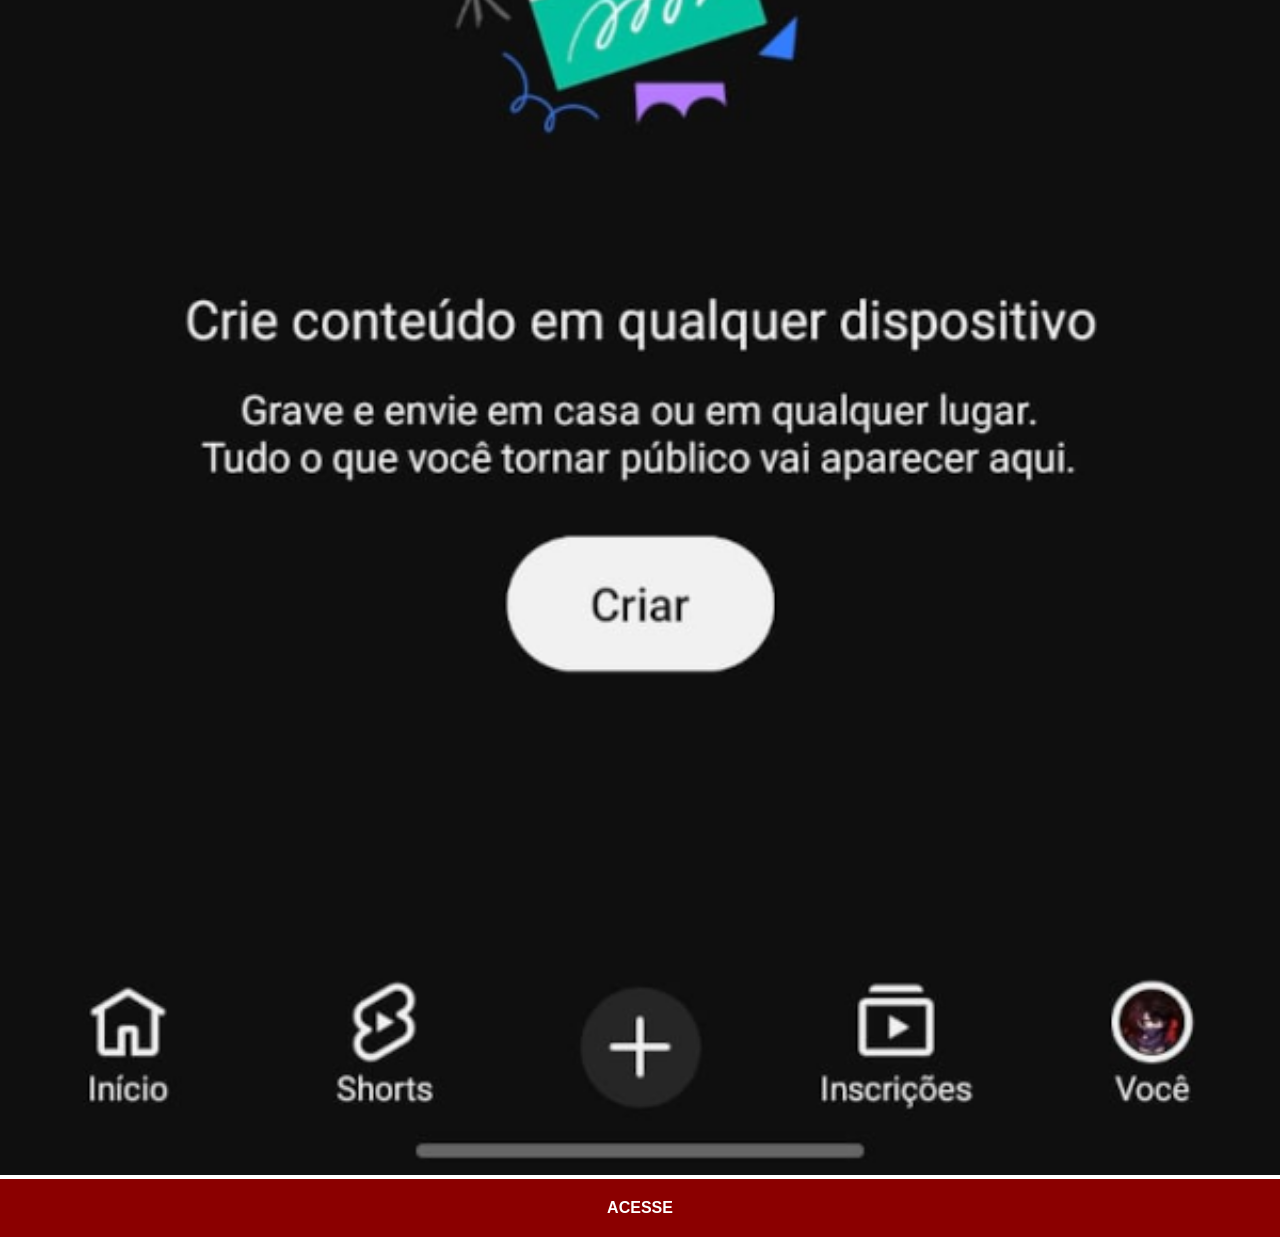
<file: youtube.html>
<!DOCTYPE html>
<html lang="pt-br">
<head>
    <meta charset="UTF-8">
    <meta name="viewport" content="width=device-width, initial-scale=1.0">
    <title>YouTube</title>
    <link rel="stylesheet" href="estilos/social.css">
</head>
<body>
    <img src="imagens/tela-youtube.png" alt="YouTube">
    <a href="https://www.youtube.com" target="_blank">ACESSE</a>
</body>
</html>
</file>
<file: estilos/style.css>
@charset "UTF-8";

* {
    margin: 0px;
    padding: 0px;
    font-family: Arial, Helvetica, sans-serif;
}

html, body {
    height: 100vh;
    width: 100vw;
    background-color: black;
}

body {
    background: url('../imagens/fundo-madeira.jpg') no-repeat fixed top center;
    background-size: cover;
}

main {
    position: relative;
    height: 100vh;
}

section#telefone {
    position: absolute;
    top: 50%;
    left: 50%;
    transform: translate(-50%, -50%);
    height: 627px;
    width: 311px;
    background: url('../imagens/frame-iphone.png') no-repeat;
}

iframe#tela {
    position: relative;
    top: 80px;
    left: 22px;
    width: 267px;
    height: 471px;
}

section#redes-sociais {
    text-align: right;
}

section#redes-sociais img {
    width: 50px;
    margin: 10px;
    border-radius: 50%;
    box-shadow: 2px 2px 5px rgba(0, 0, 0, 0.555);
    box-sizing: border-box; /* fazer borda na caixa */
}

section#redes-sociais img:hover {
    border: 2px solid rgba(255, 255, 255, 0.486);
    transform: translate(-3px, -3px); /* faz caixa se deslocar */
    box-shadow: 5px 5px 10px rgba(0, 0, 0, 0.555);
    transition: transform .3s, border .6; /* tempo de deslocamento e tempo da borda aparecer */
}
</file>
<file: estilos/social.css>
@charset "UTF-8";

* {
    margin: 0px;
    padding: 0px;
    font-family: Arial, Helvetica, sans-serif;
}

::-webkit-scrollbar {
    width: 0px;
    height: 0px; /* vai esconder a barra de rolagem */
}

img {
    width: 100vw; /* colocado 100vw porque vai preencher 100
            % do iframe */
}

a {
    display: block;
    background-color: darkred;
    color: white;
    padding: 20px;
    text-align: center;
    font-weight: bolder;
    text-decoration: none;
}

a:hover {
    background-color: red;
}
</file>
